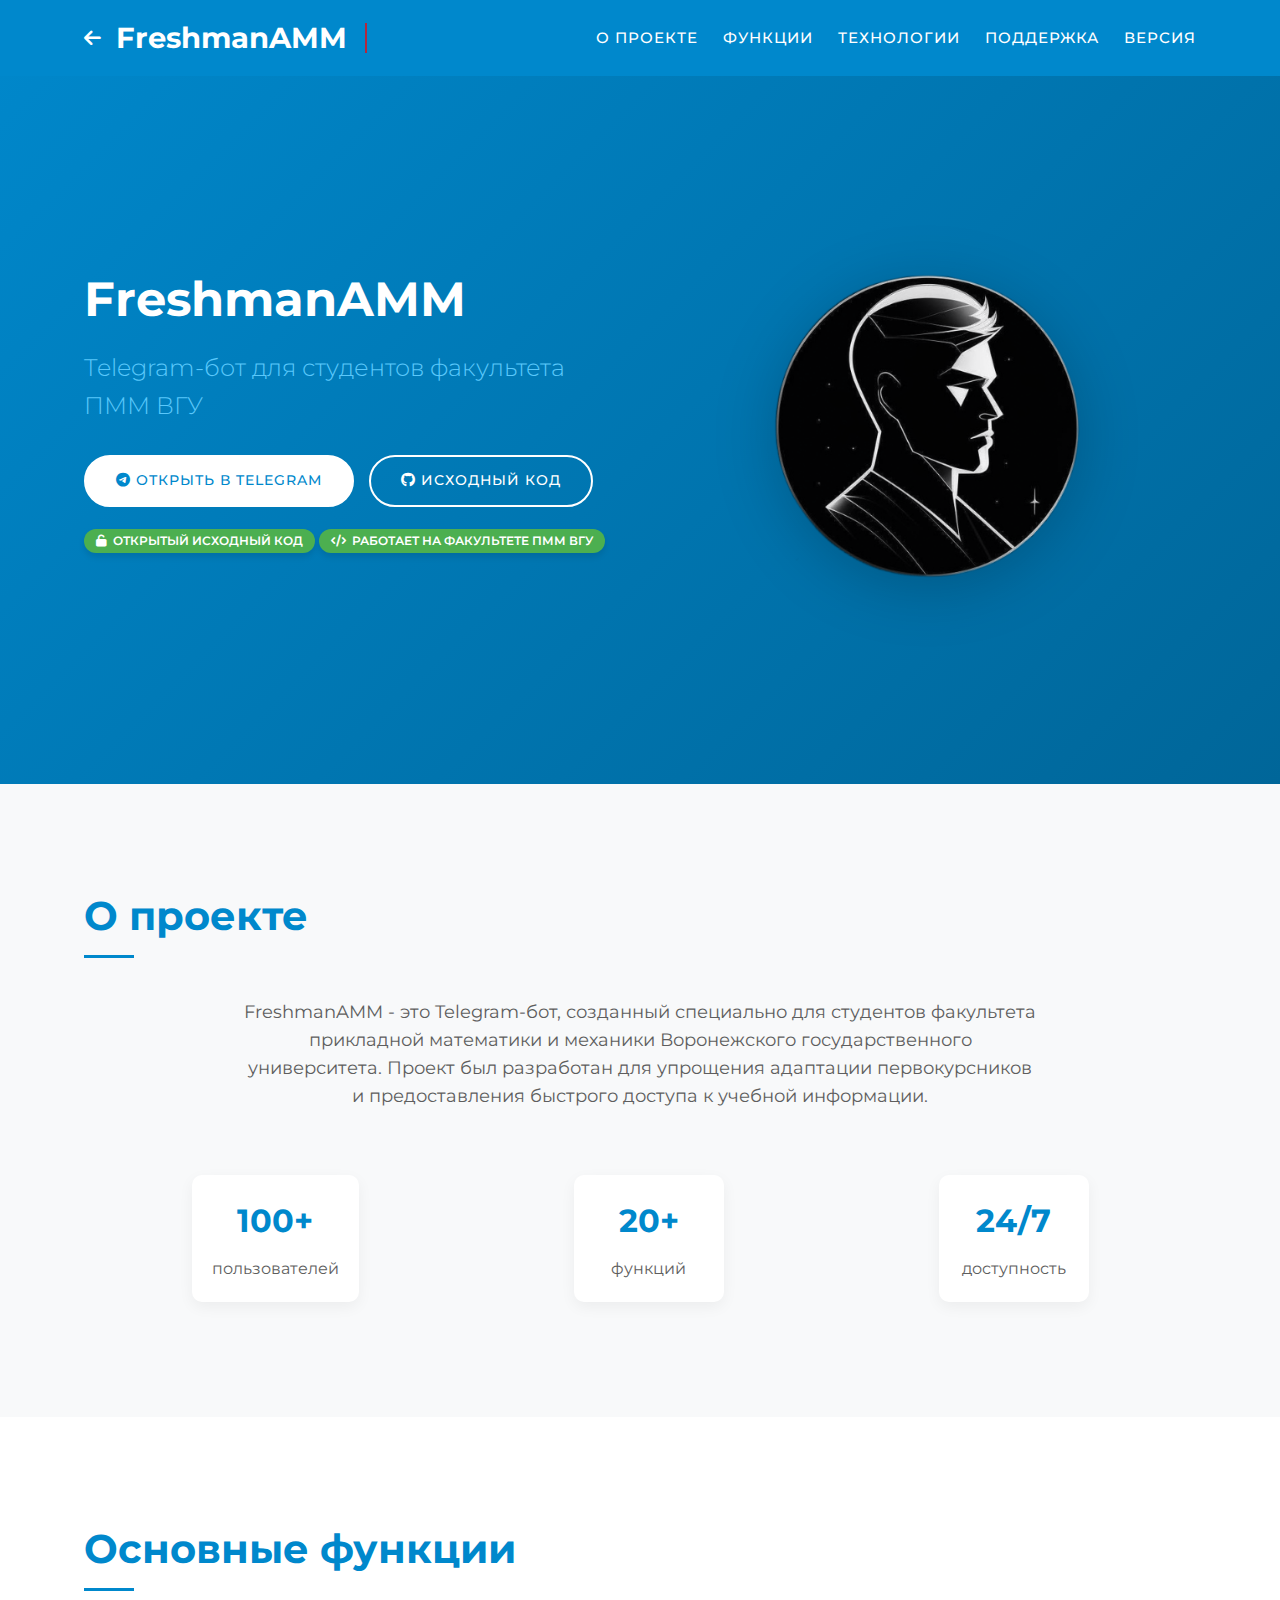
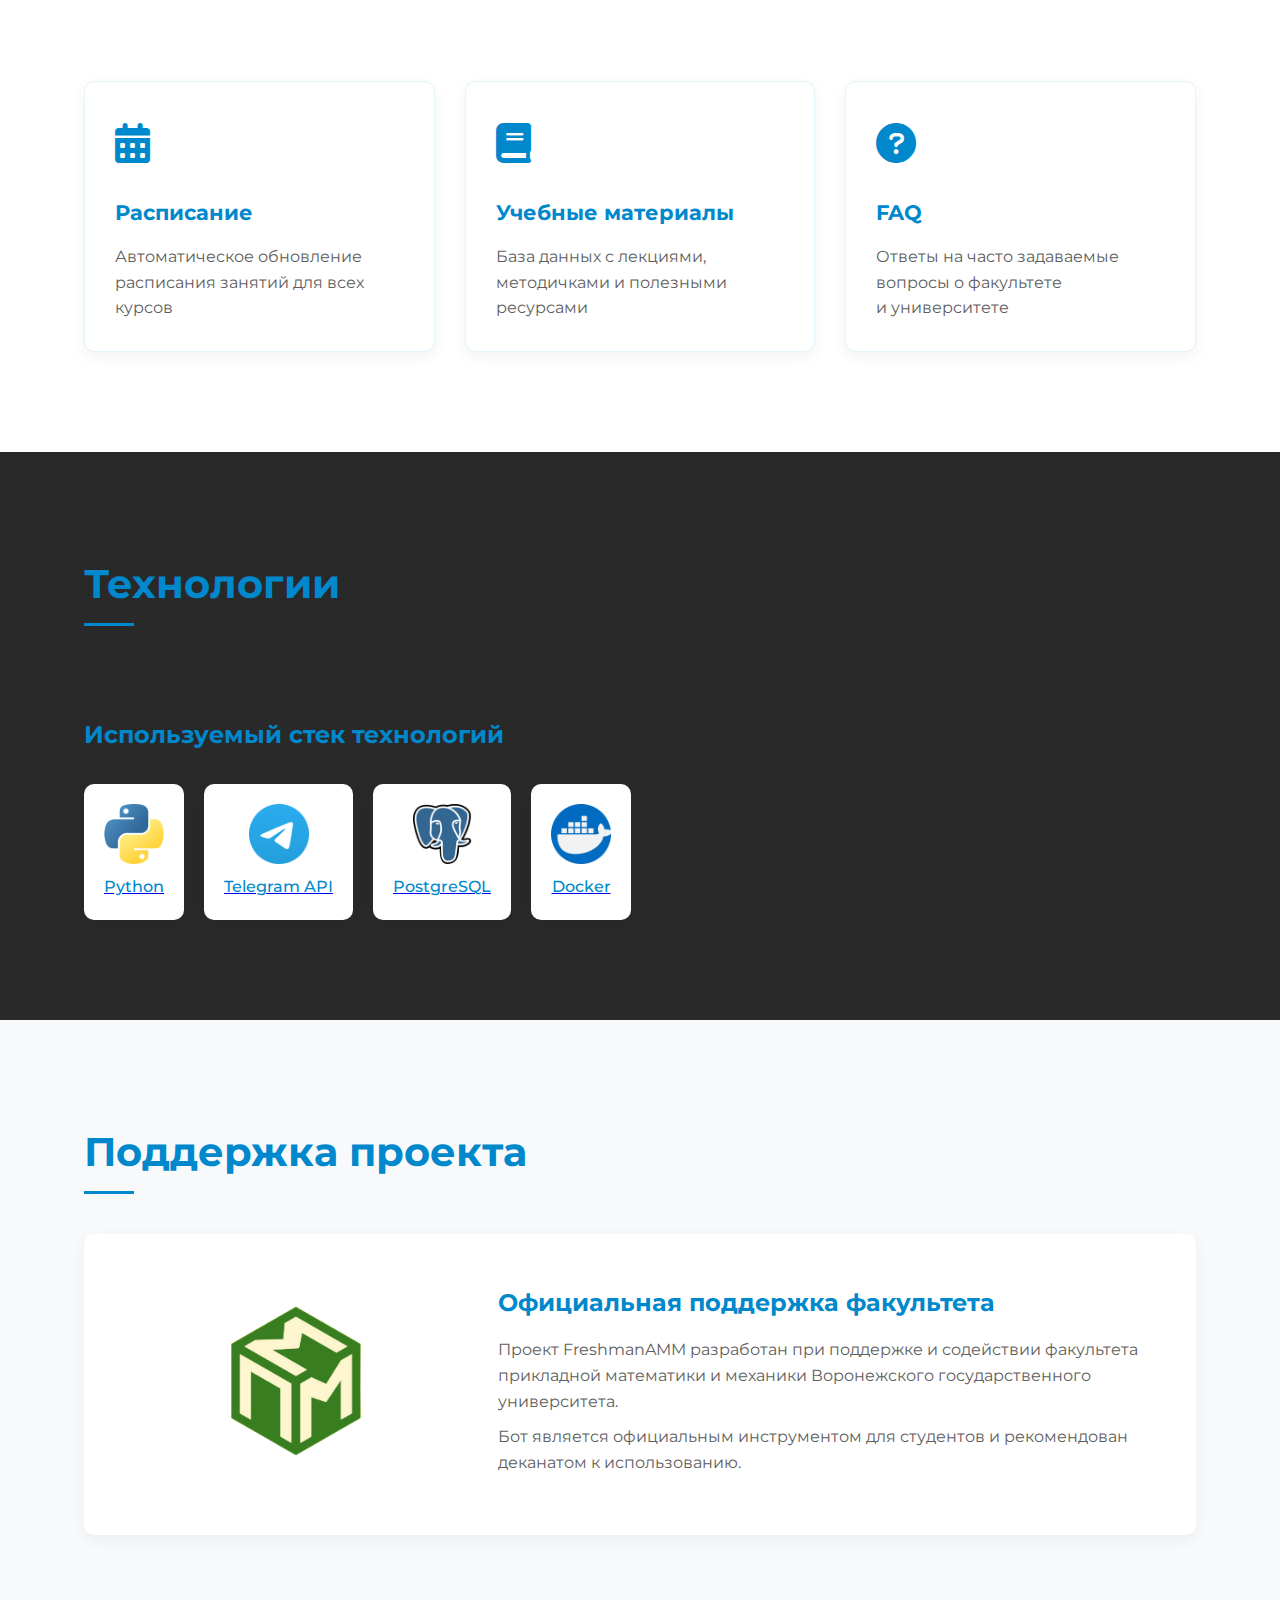
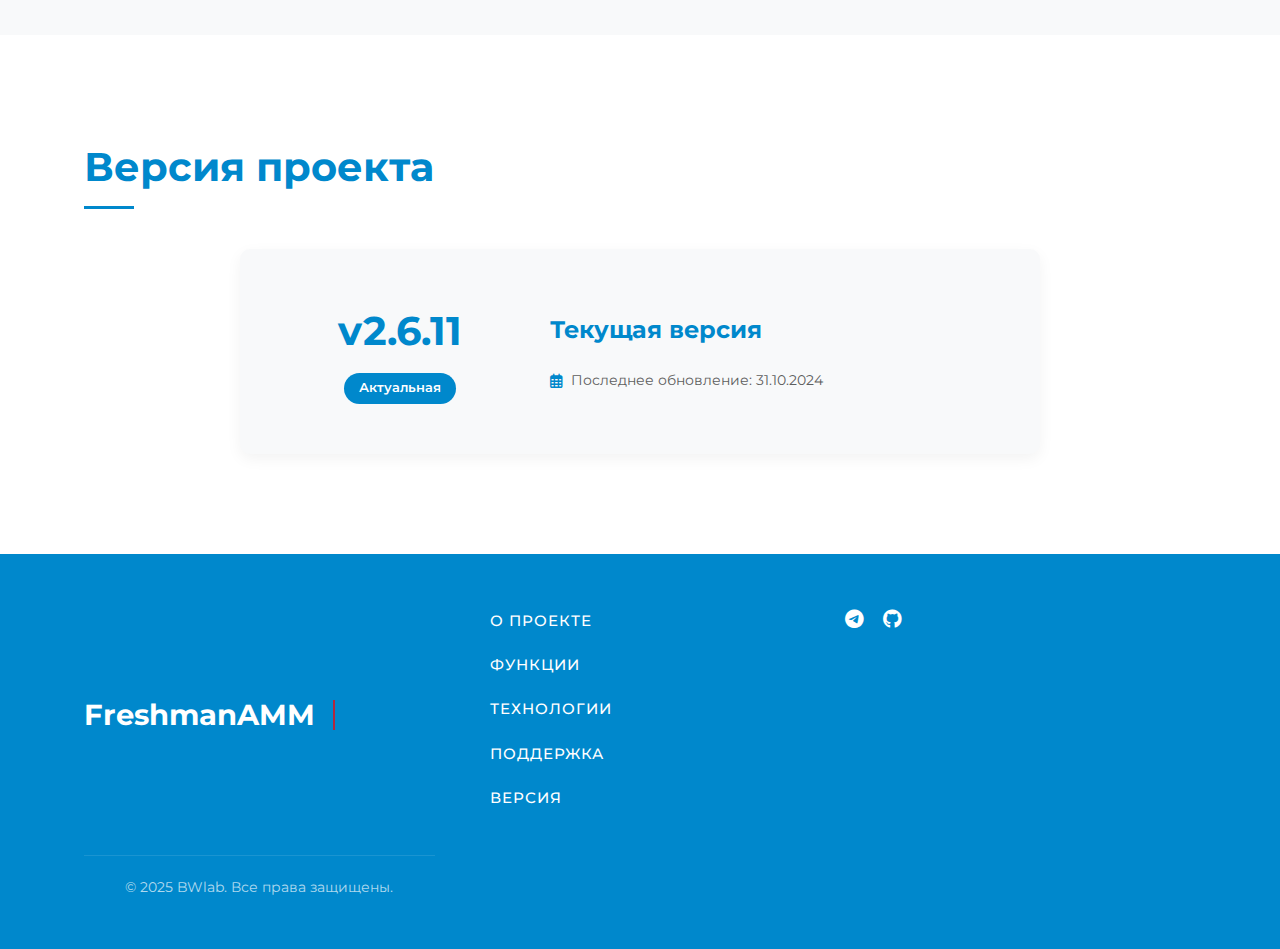
<file: projects/freshmanamm/index.html>
<!DOCTYPE html>
<html lang="ru">
<head>
    <meta charset="UTF-8">
    <meta name="viewport" content="width=device-width, initial-scale=1.0">
    <title>FreshmanAMM - Помощь студентам ПММ ВГУ</title>

    <!-- Open Graph метатеги -->
    <meta property="og:title" content="FreshmanAMM - Помощь студентам ПММ ВГУ">
    <meta property="og:description" content="Ресурсы, лекции и советы для студентов Прикладной математики и механики Воронежского госуниверситета">
    <meta property="og:image" content="https://bugwarningvsu.github.io/BWlabs-demo/images/projects/project1.jpg">
    <meta property="og:url" content="https://bugwarningvsu.github.io/BWlabs-demo/projects/freshmanamm/index.html">
    <meta property="og:type" content="website">
    <meta property="og:site_name" content="FreshmanAMM">

    <!-- Twitter Card -->
    <meta name="twitter:card" content="summary_large_image">
    <meta name="twitter:title" content="FreshmanAMM - Помощь студентам ПММ ВГУ">
    <meta name="twitter:description" content="Ресурсы, лекции и советы для студентов Прикладной математики и механики Воронежского госуниверситета">
    <meta name="twitter:image" content="https://bugwarningvsu.github.io/BWlabs-demo/images/projects/project1.jpg">

    <!-- Стили и шрифты -->
    <link rel="stylesheet" href="../../css/style.css">
    <link rel="stylesheet" href="../../css/animations.css">
    <link rel="preconnect" href="https://fonts.googleapis.com">
    <link rel="preconnect" href="https://fonts.gstatic.com" crossorigin>
    <link href="https://fonts.googleapis.com/css2?family=Montserrat:wght@400;500;700&family=Roboto:wght@300;400;500&display=swap" rel="stylesheet">
    <link rel="stylesheet" href="https://cdnjs.cloudflare.com/ajax/libs/font-awesome/6.0.0-beta3/css/all.min.css">
    <link rel="stylesheet" href="css/project-styles.css">

    <!-- Иконки -->
    <link rel="icon" type="image/x-icon" href="../../images/logo.ico">
    <link rel="icon" type="image/png" href="../../images/logo.png">
    <link rel="apple-touch-icon" href="../../images/logo.png">

    <!-- Дополнительные метатеги -->
    <meta name="description" content="Учебные материалы, лекции и практические руководства для студентов факультета Прикладной математики и механики ВГУ">
    <meta name="keywords" content="ПММ ВГУ, математика, механика, учебные материалы, лекции, студенческий портал, FreshmanAMM">
</head>
<body>
    <div class="preloader">
        <div class="blue-bar"></div>
    </div>
    
    <header class="header">
        <div class="container">
            <div class="logo-container">
                <a href="../../index.html" class="back-link"><i class="fas fa-arrow-left"></i></a>
                <span class="logo-text">FreshmanAMM</span>
            </div>
            <nav class="nav">
                <ul>
                    <li><a href="#about" class="nav-link">О проекте</a></li>
                    <li><a href="#features" class="nav-link">Функции</a></li>
                    <li><a href="#technology" class="nav-link">Технологии</a></li>
                    <li><a href="#support" class="nav-link">Поддержка</a></li>
                    <li><a href="#version" class="nav-link">Версия</a></li>
                    
                    <!-- <li><a href="#team" class="nav-link">Команда</a></li> -->
                </ul>
            </nav>
            <div class="burger">
                <div class="line1"></div>
                <div class="line2"></div>
                <div class="line3"></div>
            </div>
        </div>
    </header>

    <main>
        <section class="hero-project">
            <div class="container">
                <div class="hero-content">
                    <h1 class="hero-title">FreshmanAMM</h1>
                    <p class="hero-subtitle">Telegram-бот для студентов факультета ПММ ВГУ</p>
                    <div class="hero-buttons">
                        <a href="https://t.me/VSU_AMM_bot" class="btn btn-telegram" target="_blank">
                            <i class="fab fa-telegram"></i> Открыть в&nbsp;Telegram
                        </a>
                        <a href="https://github.com/BugWarningVSU/VSU_AMM_bot" class="btn btn-outline" target="_blank">
                            <i class="fab fa-github"></i> Исходный код
                        </a>
                    </div>
                    <div class="project-badge badge-type-opensource">
                        <i class="fas fa-unlock"></i>
                        Открытый исходный код
                    </div>
                    <div class="project-badge badge-status-released">
                        <i class="fas fa-code"></i>
                        Работает на факультете ПММ ВГУ
                    </div>
                </div>
                <div class="hero-image">
                    <img src="../../images/projects/freshmanamm-logo.png" alt="FreshmanAMM">
                </div>
            </div>
        </section>

        <section id="about" class="section about-project">
            <div class="container">
                <h2 class="section-title">О проекте</h2>
                <div class="about-content">
                    <p class="about-text">FreshmanAMM - это Telegram-бот, созданный специально для студентов факультета прикладной математики и&nbsp;механики Воронежского государственного университета. Проект был разработан для упрощения адаптации первокурсников и&nbsp;предоставления быстрого доступа к учебной информации.</p>
                    <div class="project-stats">
                        <div class="stat-item">
                            <div class="stat-number">100+</div>
                            <div class="stat-text">пользователей</div>
                        </div>
                        <div class="stat-item">
                            <div class="stat-number">20+</div>
                            <div class="stat-text">функций</div>
                        </div>
                        <div class="stat-item">
                            <div class="stat-number">24/7</div>
                            <div class="stat-text">доступность</div>
                        </div>
                    </div>
                </div>
            </div>
        </section>

        <section id="features" class="section features">
            <div class="container">
                <h2 class="section-title">Основные функции</h2>
                <div class="features-grid">
                    <div class="feature-card">
                        <div class="feature-icon">
                            <i class="fas fa-calendar-alt"></i>
                        </div>
                        <h3 class="feature-title">Расписание</h3>
                        <p class="feature-description">Автоматическое обновление расписания занятий для всех курсов</p>
                    </div>
                    <div class="feature-card">
                        <div class="feature-icon">
                            <i class="fas fa-book"></i>
                        </div>
                        <h3 class="feature-title">Учебные материалы</h3>
                        <p class="feature-description">База данных с&nbsp;лекциями, методичками и&nbsp;полезными ресурсами</p>
                    </div>
                    <div class="feature-card">
                        <div class="feature-icon">
                            <i class="fas fa-question-circle"></i>
                        </div>
                        <h3 class="feature-title">FAQ</h3>
                        <p class="feature-description">Ответы на часто задаваемые вопросы о&nbsp;факультете и&nbsp;университете</p>
                    </div>
                </div>
            </div>
        </section>

        <section id="technology" class="section technology">
            <div class="container">
                <h2 class="section-title">Технологии</h2>
                <div class="tech-content">
                    <div class="tech-stack">
                        <h3 class="tech-subtitle">Используемый стек технологий</h3>
                        <div class="tech-items">
                            <a href="https://www.python.org/" target="_blank" class="tech-item">
                                <img src="../../images/projects/tech/python.png" alt="Python" class="tech-logo">
                                <span class="tech-name">Python</span>
                            </a>
                            <a href="https://core.telegram.org/bots/api" target="_blank" class="tech-item">
                                <img src="../../images/projects/tech/telegram.png" alt="Telegram API" class="tech-logo">
                                <span class="tech-name">Telegram API</span>
                            </a>
                            <a href="https://www.postgrespro.ru/" target="_blank" class="tech-item">
                                <img src="../../images/projects/tech/postgresql.png" alt="PostgreSQL" class="tech-logo">
                                <span class="tech-name">PostgreSQL</span>
                            </a>
                            <a href="https://www.docker.com/" target="_blank" class="tech-item">
                                <img src="../../images/projects/tech/docker.png" alt="Docker" class="tech-logo">
                                <span class="tech-name">Docker</span>
                            </a>
                        </div>
                    </div>
                </div>
            </div>
            </section>

        <section id="support" class="section support">
            <div class="container">
                <h2 class="section-title">Поддержка проекта</h2>
                <div class="support-content">
                    <div class="support-card">
                        <div class="support-logo">
                            <img src="../../images/projects/amm-logo.png" alt="Факультет ПММ ВГУ">
                        </div>
                        <div class="support-info">
                            <h3>Официальная поддержка факультета</h3>
                            <p>Проект FreshmanAMM разработан при поддержке и&nbsp;содействии факультета прикладной математики и&nbsp;механики Воронежского государственного университета.</p>
                            <p>Бот является официальным инструментом для студентов и&nbsp;рекомендован деканатом к&nbsp;использованию.</p>
                        </div>
                    </div>
                </div>
            </div>
        </section>
        
        <section id="version" class="section version">
            <div class="container">
                <h2 class="section-title">Версия проекта</h2>
                <div class="version-content">
                    <div class="version-card">
                        <div class="version-number">
                            <span>v2.6.11</span>
                            <div class="version-badge">Актуальная</div>
                        </div>
                        <div class="version-details">
                            <h3>Текущая версия</h3>
                            <ul class="version-features">
                                <!-- <li><i class="fas fa-check-circle"></i> </li> -->                                
                            </ul>
                            <div class="version-date">
                                <i class="far fa-calendar-alt"></i> Последнее обновление: 31.10.2024
                            </div>
                        </div>
                    </div>
                </div>
            </div>
        </section>
    </main>

    <footer class="footer">
        <div class="container">
            <div class="footer-content">
                <div class="footer-logo">
                    <span class="logo-text">FreshmanAMM</span>
                </div>
                <div class="footer-links">
                    <a href="#about" class="nav-link">О проекте</a>
                    <a href="#features" class="nav-link">Функции</a>
                    <a href="#technology" class="nav-link">Технологии</a>
                    <a href="#support" class="nav-link">Поддержка</a>
                    <a href="#version" class="nav-link">Версия</a>
                </div>
                <div class="footer-social">
                    <a href="https://t.me/VSU_AMM_bot" target="_blank"><i class="fab fa-telegram"></i></a>
                    <a href="https://github.com/BugWarningVSU/VSU_AMM_bot" target="_blank"><i class="fab fa-github"></i></a>
                </div>
                <div class="footer-copy">
                    &copy; 2025 BWlab. Все права защищены.
                </div>
            </div>
        </div>
    </footer>

    
    <script>
        // Project-specific scripts
        document.addEventListener('DOMContentLoaded', function() {
            // Preloader
            const preloader = document.querySelector('.preloader');
            
            window.addEventListener('load', function() {
                preloader.style.opacity = '0';
                preloader.style.visibility = 'hidden';
                
                setTimeout(function() {
                    preloader.style.display = 'none';
                }, 500);
            });
            
            // Mobile Navigation
            const burger = document.querySelector('.burger');
            const nav = document.querySelector('.nav');
            
            burger.addEventListener('click', function() {
                nav.classList.toggle('active');
                burger.classList.toggle('toggle');
            });
            
            // Smooth Scrolling for Navigation Links
            document.querySelectorAll('a[href^="#"]').forEach(anchor => {
                anchor.addEventListener('click', function(e) {
                    e.preventDefault();
                    
                    if (this.classList.contains('nav-link')) {
                        nav.classList.remove('active');
                        burger.classList.remove('toggle');
                    }
                    
                    document.querySelector(this.getAttribute('href')).scrollIntoView({
                        behavior: 'smooth'
                    });
                });
            });
            
            // Header Scroll Effect
            const header = document.querySelector('.header');
            
            window.addEventListener('scroll', function() {
                if (window.scrollY > 100) {
                    header.classList.add('scrolled');
                } else {
                    header.classList.remove('scrolled');
                }
            });
            
            // Animation for feature cards
            const featureCards = document.querySelectorAll('.feature-card');
            
            function animateFeatures() {
                featureCards.forEach((card, index) => {
                    if (isElementInViewport(card) && !card.classList.contains('animated')) {
                        card.classList.add('animated');
                        card.style.animationDelay = `${index * 0.1}s`;
                    }
                });
            }
            
            function isElementInViewport(el) {
                const rect = el.getBoundingClientRect();
                return (
                    rect.top <= (window.innerHeight || document.documentElement.clientHeight) &&
                    rect.bottom >= 0
                );
            }
            
            window.addEventListener('scroll', animateFeatures);
            animateFeatures();
        });
    </script>
</body>
</html>
</file>
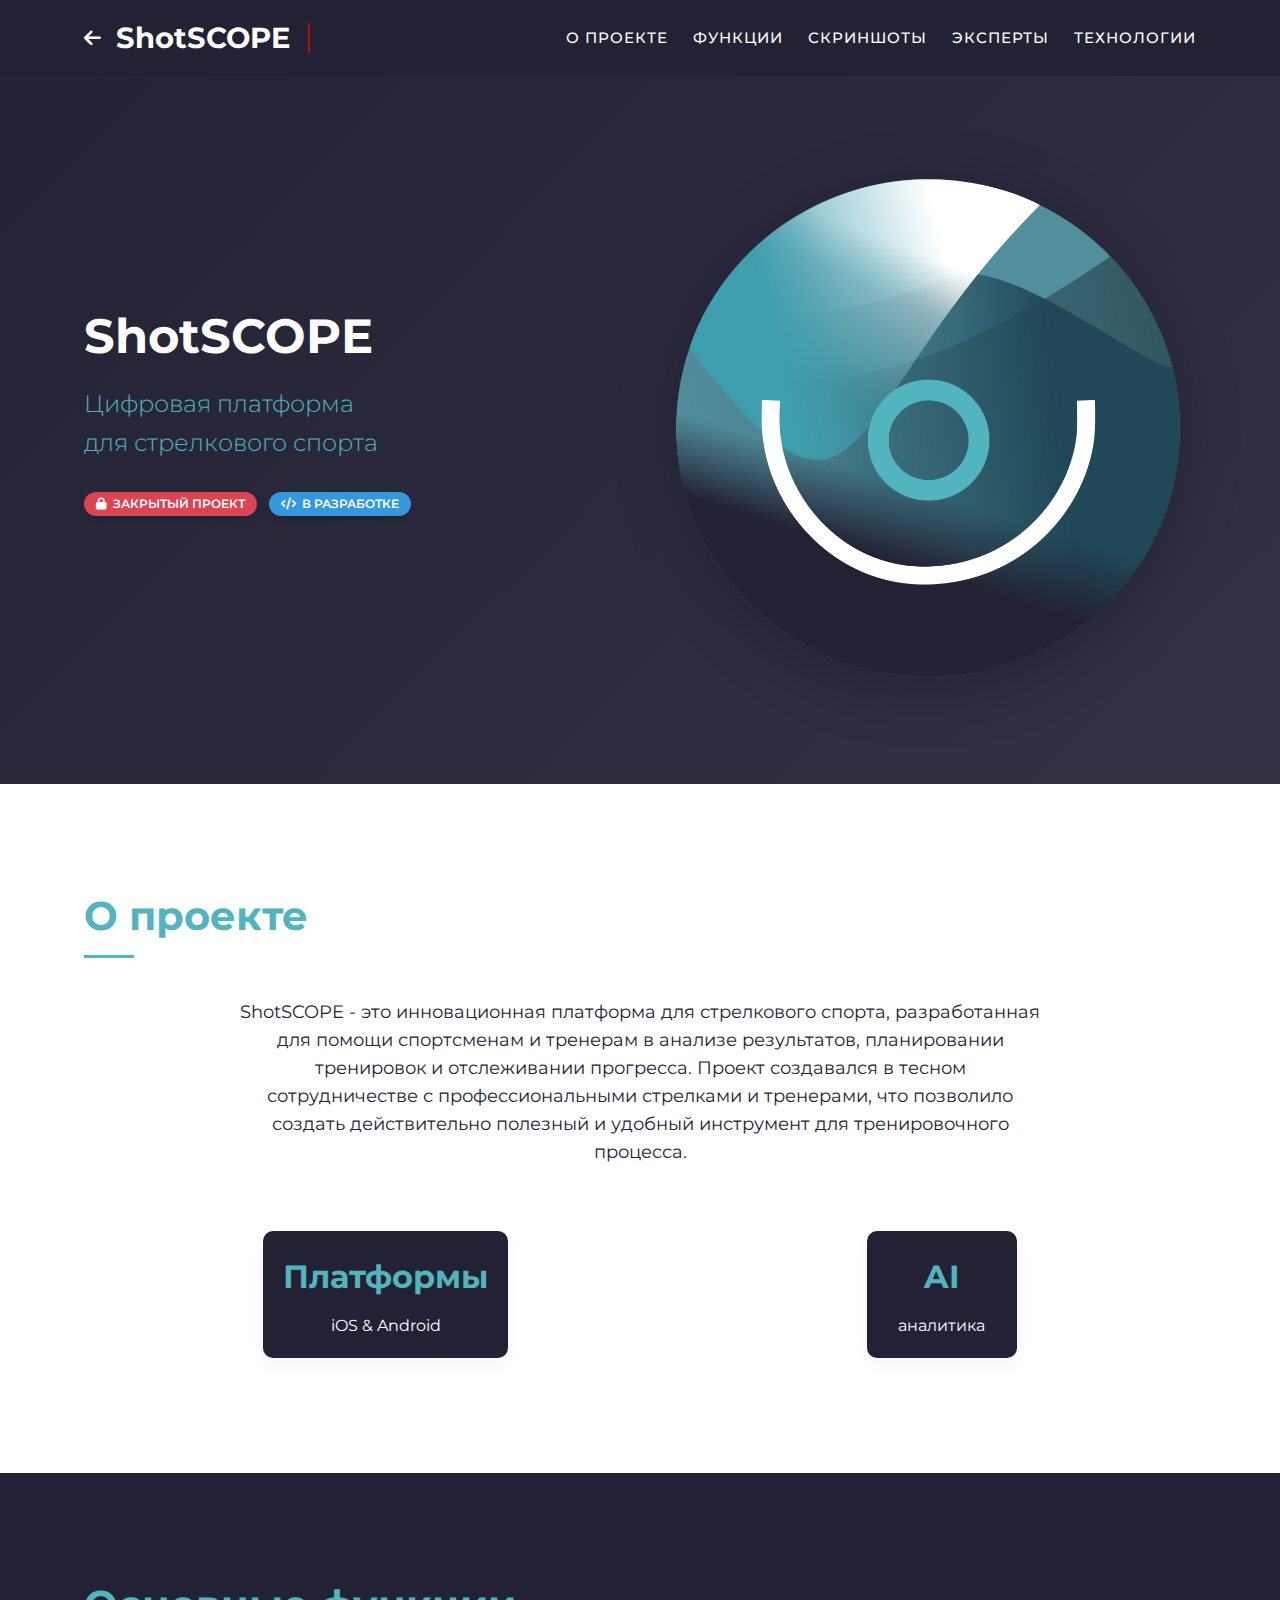
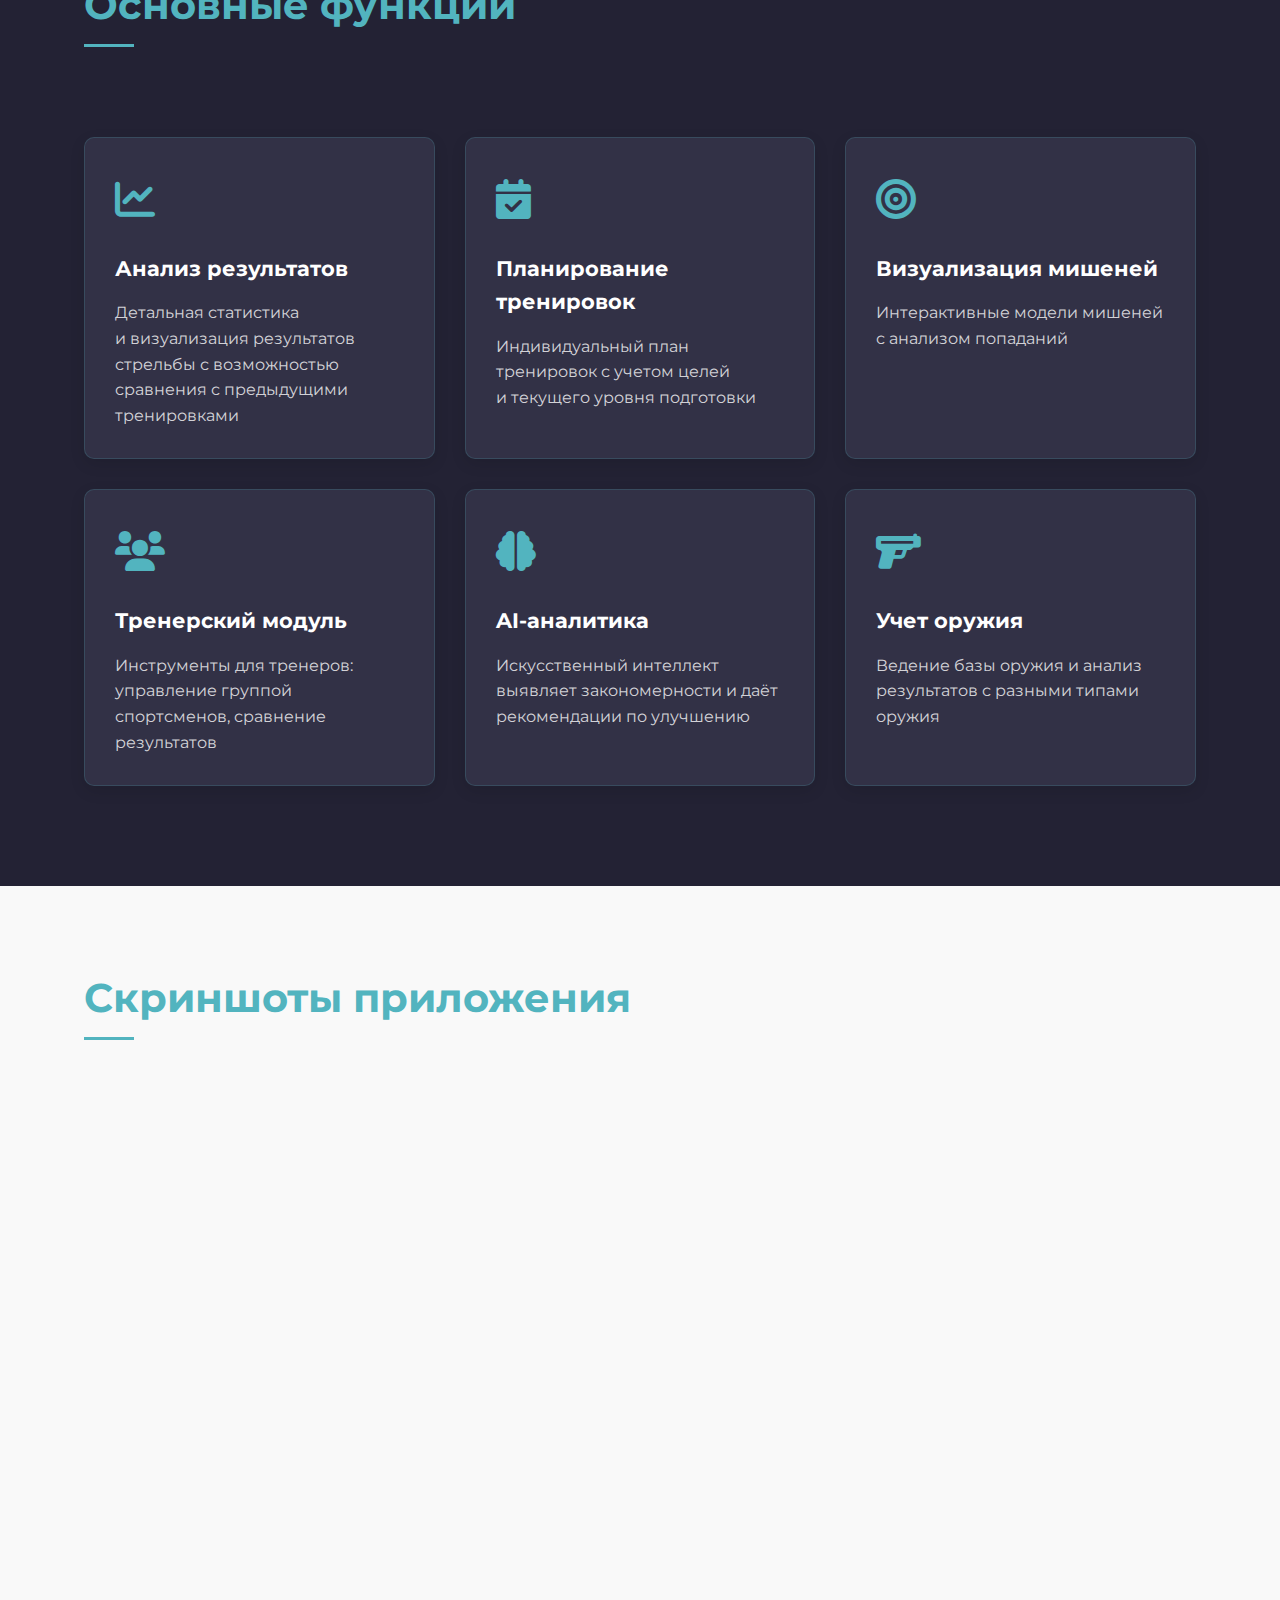
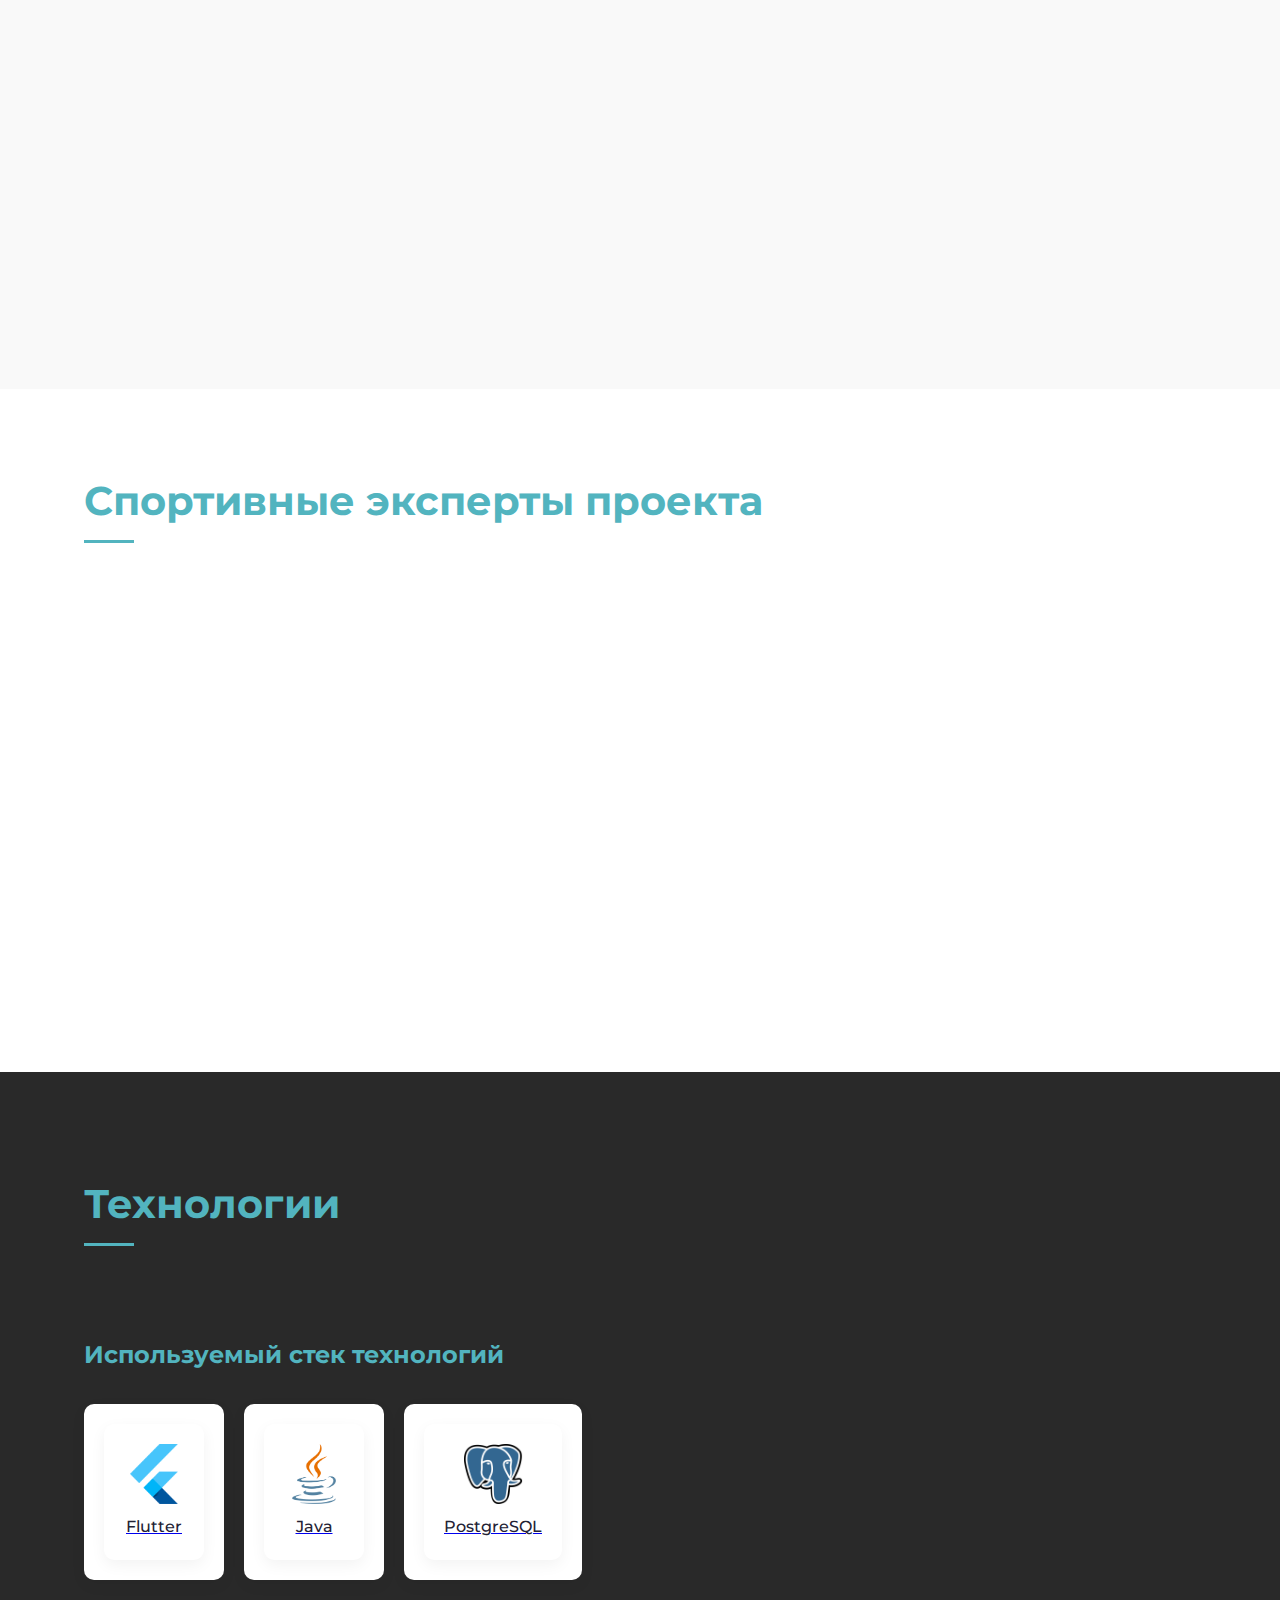
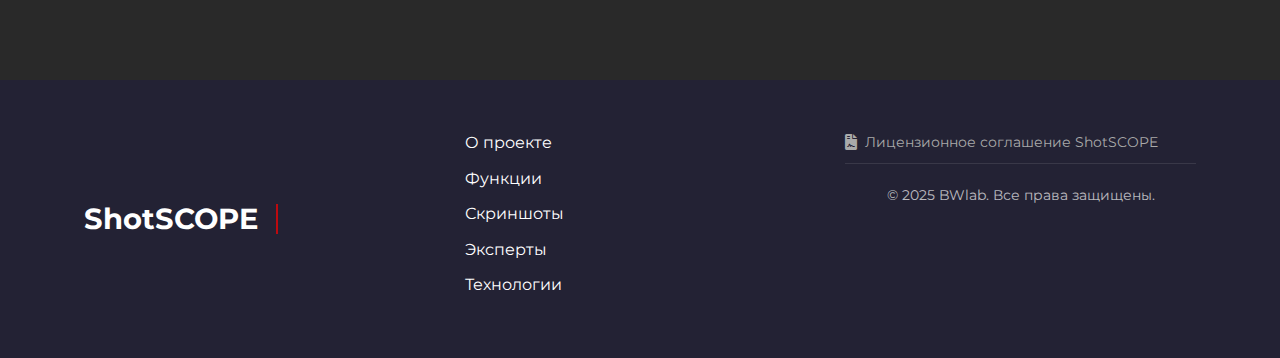
<file: projects/shotscope/index.html>
<!DOCTYPE html>
<html lang="ru">

<head>
    <meta charset="UTF-8">
    <meta name="viewport" content="width=device-width, initial-scale=1.0">
    <title>ShotSCOPE - Платформа для стрелкового спорта</title>

    <!-- Open Graph метатеги для соцсетей и мессенджеров -->
    <meta property="og:title" content="ShotSCOPE - Платформа для стрелкового спорта">
    <meta property="og:description" content="Инновационная система анализа стрельбы для спортсменов и тренеров">
    <meta property="og:image" content="https://bugwarningvsu.github.io/BWlabs-demo/images/projects/shotscope-logo.png">
    <meta property="og:url" content="https://bugwarningvsu.github.io/BWlabs-demo/projects/shotscope/index.html">
    <meta property="og:type" content="website">
    <meta property="og:site_name" content="ShotSCOPE">

    <!-- Twitter Card (опционально) -->
    <meta name="twitter:card" content="summary_large_image">
    <meta name="twitter:title" content="ShotSCOPE - Платформа для стрелкового спорта">
    <meta name="twitter:description" content="Инновационная система анализа стрельбы для спортсменов и тренеров">
    <meta name="twitter:image" content="https://bugwarningvsu.github.io/BWlabs-demo/images/projects/shotscope-logo.png">

    <!-- Основные стили и шрифты -->
    <link rel="stylesheet" href="../../css/style.css">
    <link rel="stylesheet" href="../../css/animations.css">
    <link rel="preconnect" href="https://fonts.googleapis.com">
    <link rel="preconnect" href="https://fonts.gstatic.com" crossorigin>
    <link
        href="https://fonts.googleapis.com/css2?family=Montserrat:wght@400;500;700&family=Roboto:wght@300;400;500&display=swap"
        rel="stylesheet">
    <link rel="stylesheet" href="https://cdnjs.cloudflare.com/ajax/libs/font-awesome/6.0.0-beta3/css/all.min.css">
    <link rel="stylesheet" href="css/project-styles.css">

    
    <link rel="icon" href="../../images/bwlab_logo_wout_back.png">
    <link rel="icon" type="image/x-icon" href="../../images/favicon.ico">
    <link rel="icon" type="image/png" href="../../images/bwlab_logo_wout_back.png">
    <link rel="apple-touch-icon" href="../../images/bwlab_logo_wout_back.png">

    <!-- Дополнительные мета-теги -->
    <meta name="description" content="Профессиональная платформа для анализа техники стрельбы: статистика, тренировочные программы и советы для спортсменов">
    <meta name="keywords" content="стрелковый спорт, анализ стрельбы, тренировки, спортивная статистика, ShotSCOPE, пулевая стрельба">
</head>

<body>
    <div class="preloader">
        <div class="blue-bar"></div>
    </div>

    <header class="header">
        <div class="container">
            <div class="logo-container">
                <a href="../../index.html" class="back-link"><i class="fas fa-arrow-left"></i></a>
                <span class="logo-text">ShotSCOPE</span>
            </div>
            <nav class="nav">
                <ul>
                    <li><a href="#about" class="nav-link">О проекте</a></li>
                    <li><a href="#features" class="nav-link">Функции</a></li>
                    <li><a href="#screenshots" class="nav-link">Скриншоты</a></li>
                    <li><a href="#team" class="nav-link">Эксперты</a></li>
                    <li><a href="#technology" class="nav-link">Технологии</a></li>
                </ul>
            </nav>
            <div class="burger">
                <div class="line1"></div>
                <div class="line2"></div>
                <div class="line3"></div>
            </div>
        </div>
    </header>

    <main>
        <section class="hero-project">
            <div class="container">
                <div class="hero-content">
                    <h1 class="hero-title">ShotSCOPE</h1>
                    <p class="hero-subtitle">Цифровая платформа<br>для стрелкового спорта</p>
                      <div class="project-badges">
                    <div class="project-badge badge-type-closed">
                        <i class="fas fa-lock"></i>
                        Закрытый проект
                    </div>
                    <div class="project-badge badge-status-development">
                        <i class="fas fa-code"></i>
                        В разработке
                    </div>
            </div>
                    <!-- <div class="hero-buttons">
                        <a href="#" class="btn btn-teal" target="_blank">
                            <i class="fas fa-download"></i> Скачать приложение
                        </a>
                    </div> -->
                </div>
               
                <div class="hero-image">
                    <img src="../../images/projects/shotscope-logo.png" alt="ShotSCOPE">
                </div>
            </div>
            
           
        </section>

        <section id="about" class="section about-project">
            <div class="container">
                <h2 class="section-title">О проекте</h2>
                <div class="about-content">
                    <p class="about-text">ShotSCOPE - это инновационная платформа для стрелкового спорта, разработанная
                        для помощи спортсменам и тренерам в анализе результатов, планировании тренировок и отслеживании
                        прогресса. Проект создавался в тесном сотрудничестве с профессиональными стрелками и тренерами,
                        что позволило создать действительно полезный и удобный инструмент для тренировочного процесса.</p>
                    <div class="project-stats">
                        <div class="stat-item">                        
                            <div class="stat-number">Платформы</div>
                            <div class="stat-text">iOS & Android</div>                  
                        </div>
                        <div class="stat-item">
                            <div class="stat-number">AI</div>
                            <div class="stat-text">аналитика</div>
                        </div>
                    </div>
                </div>
            </div>
        </section>

        <section id="features" class="section features">
            <div class="container">
                <h2 class="section-title">Основные функции</h2>
                <div class="features-grid">
                    <div class="feature-card">
                        <div class="feature-icon">
                            <i class="fas fa-chart-line"></i>
                        </div>
                        <h3 class="feature-title">Анализ результатов</h3>
                        <p class="feature-description">Детальная статистика и&nbsp;визуализация результатов стрельбы с&nbsp;возможностью сравнения с&nbsp;предыдущими тренировками</p>
                    </div>
                    <div class="feature-card">
                        <div class="feature-icon">
                            <i class="fas fa-calendar-check"></i>
                        </div>
                        <h3 class="feature-title">Планирование тренировок</h3>
                        <p class="feature-description">Индивидуальный план тренировок с&nbsp;учетом целей и&nbsp;текущего уровня подготовки</p>
                    </div>
                    <div class="feature-card">
                        <div class="feature-icon">
                            <i class="fas fa-bullseye"></i>
                        </div>
                        <h3 class="feature-title">Визуализация мишеней</h3>
                        <p class="feature-description">Интерактивные модели мишеней с&nbsp;анализом попаданий</p>
                    </div>
                    <div class="feature-card">
                        <div class="feature-icon">
                            <i class="fas fa-users"></i>
                        </div>
                        <h3 class="feature-title">Тренерский модуль</h3>
                        <p class="feature-description">Инструменты для тренеров: управление группой спортсменов,
                            сравнение результатов</p>
                    </div>
                    <div class="feature-card">
                        <div class="feature-icon">
                            <i class="fas fa-brain"></i>
                        </div>
                        <h3 class="feature-title">AI-аналитика</h3>
                        <p class="feature-description">Искусственный интеллект выявляет закономерности и даёт
                            рекомендации по улучшению</p>
                    </div>
                    <div class="feature-card">
                        <div class="feature-icon">
                            <i class="fas fa-gun"></i>
                        </div>
                        <h3 class="feature-title">Учет оружия</h3>
                        <p class="feature-description">Ведение базы оружия и&nbsp;анализ результатов с&nbsp;разными типами оружия</p>
                    </div>
                </div>
            </div>
        </section>

        <section id="screenshots" class="section screenshots">
            <div class="container">
                <h2 class="section-title">Скриншоты приложения</h2>
                <div class="screenshots-grid">
                    <div class="screenshot-item">
                        <img src="../../images/projects/shotscope/screen1.jpg" alt="Профиль пользователя" class="screenshot-img">
                        <p class="screenshot-caption">Профиль пользователя</p>
                    </div>
                    <div class="screenshot-item">
                        <img src="../../images/projects/shotscope/screen2.jpg" alt="Анализ мишени" class="screenshot-img">
                        <p class="screenshot-caption">Детальный анализ попаданий</p>
                    </div>
                    <div class="screenshot-item">
                        <img src="../../images/projects/shotscope/screen3.jpg" alt="Управление оружием" class="screenshot-img">
                        <p class="screenshot-caption">Раздел управления оружием</p>
                    </div>
                </div>
            </div>
        </section>

        <section id="team" class="section team">
            <div class="container">
                <h2 class="section-title">Спортивные эксперты проекта</h2>
                <div class="team-grid">
                    <div class="team-member">
                        <div class="member-photo">
                            <img src="../../images/projects/shotscope/member1.png" alt="Ордин Александр">
                        </div>
                        <h3 class="member-name">Ордин Александр</h3>
                        <p class="member-role">Главный тренер сборной Воронежской области</p>
                        <p class="member-bio">Мастер спорта международного класса</p>
                        <p class="member-bio">Судья всероссийской категории</p>
                    </div>
                    <div class="team-member">
                        <div class="member-photo">
                            <img src="../../images/projects/shotscope/member2.jpg" alt="Ордина Наталия">
                        </div>
                        <h3 class="member-name">Ордина Наталия</h3>
                        <p class="member-role">Чемпионка Европы</p>
                        <p class="member-bio">Мастер спорта Российской Федерации</p>
                    </div>
                    
                </div>
            </div>
        </section>

        <section id="technology" class="section technology">
            <div class="container">
                <h2 class="section-title">Технологии</h2>
                <div class="tech-content">
                    <div class="tech-stack">
                        <h3 class="tech-subtitle">Используемый стек технологий</h3>
                        <div class="tech-items">
                            <div class="tech-item">
                                <a href="https://flutter.dev/" target="_blank" class="tech-item">
                                    <img src="../../images/projects/tech/flutter.png" alt="Flutter" class="tech-logo">
                                    <span class="tech-name">Flutter</span>
                                </a>
                            </div>
                            <div class="tech-item">
                                <a href="https://www.java.com/ru/" target="_blank" class="tech-item">
                                    <img src="../../images/projects/tech/java.png" alt="Java" class="tech-logo">
                                    <span class="tech-name">Java</span>
                                </a>
                            </div>
                            <div class="tech-item">
                                <a href="https://www.postgrespro.ru/" target="_blank" class="tech-item">
                                    <img src="../../images/projects/tech/postgresql.png" alt="PostgreSQL" class="tech-logo">
                                    <span class="tech-name">PostgreSQL</span>
                                </a>
                            </div>
                        </div>
                    </div>
                </div>
            </div>
        </section>
    </main>

    <footer class="footer">
        <div class="container">
            <div class="footer-content">
                <div class="footer-logo">
                    <span class="logo-text">ShotSCOPE</span>
                </div>
                <div class="footer-links">
                    <a href="#about">О проекте</a>
                    <a href="#features">Функции</a>
                    <a href="#screenshots">Скриншоты</a>
                    <a href="#team">Эксперты</a>
                    <a href="#technology">Технологии</a>
                </div>
                <div class="footer-legal">
                    <a href="files/license.pdf" class="legal-link" target="_blank">
                        <i class="fas fa-file-contract"></i> Лицензионное соглашение ShotSCOPE
                    </a>
                <div class="footer-copy">
                    &copy; 2025 BWlab. Все права защищены.
                </div>
            </div>
            </div>
        </div>
    </footer>

    
    <script src="js/project-scripts.js"></script>
</body>

</html>
</file>
<file: css/style.css>
/* Base Styles */
:root {
    --dark: #292929;
    --red: #ff0000;
    --white: #ffffff;
    --gray: #f5f5f5;
    --dark-gray: #1a1a1a;
}

* {
    margin: 0;
    padding: 0;
    box-sizing: border-box;
}

body {
    font-family: 'Montserrat', sans-serif;
    color: var(--white);
    background-color: var(--dark);
    line-height: 1.6;
    overflow-x: hidden;
}

.container {
    width: 90%;
    max-width: 1200px;
    margin: 0 auto;
    padding: 0 20px;
}

section {
    padding: 100px 0;
}

.section-title {
    font-size: 2.5rem;
    margin-bottom: 50px;
    position: relative;
    display: inline-block;
}

.section-title::after {
    content: '';
    position: absolute;
    bottom: -10px;
    left: 0;
    width: 50px;
    height: 3px;
    background-color: var(--red);
}

.red-text {
    color: var(--red);
}

.btn {
    display: inline-block;
    padding: 12px 30px;
    border-radius: 30px;
    text-decoration: none;
    font-weight: 500;
    transition: all 0.3s ease;
    text-transform: uppercase;
    letter-spacing: 1px;
    font-size: 0.9rem;
}

.btn-red {
    background-color: var(--red);
    color: var(--white);
    border: 2px solid var(--red);
}

.btn-red:hover {
    background-color: transparent;
    color: var(--red);
}

.btn-outline {
    background-color: transparent;
    color: var(--white);
    border: 2px solid var(--white);
}

.btn-outline:hover {
    background-color: var(--white);
    color: var(--dark);
}

/* Header Styles - Updated */
.header {
    position: fixed;
    top: 0;
    left: 0;
    width: 100%;
    z-index: 1000;
    padding: 15px 0;
    transition: all 0.3s ease;
    border-bottom: 1px solid rgba(255, 255, 255, 0.1);
    background-color: rgba(41, 41, 41, 0.9);
}

.header .container {
    display: flex;
    justify-content: space-between;
    align-items: center;
}

.logo-container {
    display: flex;
    align-items: center;
    position: relative;
}

.logo {
    width: 30px;
    height: 30px;
    margin-right: 10px;
}

.logo-text {
    font-size: 1.8rem;
    font-weight: 700;
    color: var(--white);
    position: relative;
    padding-right: 20px;
    /* animation: logoPulse 4s infinite; */
}

.logo-text:hover {
    animation: none;
    color: var(--red);
    transition: color 0.3s ease;
}

.logo-text::after {
    content: '';
    position: absolute;
    right: 0;
    top: 50%;
    transform: translateY(-50%);
    height: 30px;
    width: 2px;
    background-color: var(--red);
    opacity: 0.7;
}

.nav ul {
    display: flex;
    list-style: none;
    align-items: center;
}

.nav-link {
    color: var(--white);
    text-decoration: none;
    margin-left: 25px;
    font-weight: 500;
    position: relative;
    padding: 5px 0;
    font-size: 0.95rem;
    text-transform: uppercase;
    letter-spacing: 1px;
    transition: color 0.3s ease;
}

.nav-link::after {
    content: '';
    position: absolute;
    bottom: 0;
    left: 0;
    width: 0;
    height: 2px;
    background-color: var(--red);
    transition: width 0.3s ease;
}

.nav-link:hover {
    color: var(--red);
}

.nav-link:hover::after {
    width: 100%;
}

.burger {
    display: none;
    cursor: pointer;
    z-index: 1001;
}

.burger div {
    width: 25px;
    height: 3px;
    background-color: var(--white);
    margin: 5px;
    transition: all 0.3s ease;
}

/* Hero Section */
.hero {
    height: 100vh;
    display: flex;
    align-items: center;
    position: relative;
    background: linear-gradient(rgba(41, 41, 41, 0.8), rgba(41, 41, 41, 0.8)), url('images/hero-bg.jpg') no-repeat center center/cover;
}

.hero-title {
    font-size: 3.5rem;
    margin-bottom: 20px;
    line-height: 1.2;
}

.hero-subtitle {
    font-size: 1.5rem;
    margin-bottom: 30px;
    font-weight: 300;
}

.scroll-down {
    position: absolute;
    bottom: 30px;
    left: 50%;
    transform: translateX(-50%);
    text-align: center;
    cursor: pointer;
}

.mouse {
    width: 25px;
    height: 40px;
    border: 2px solid var(--white);
    border-radius: 15px;
    display: block;
    margin: 0 auto 10px;
    position: relative;
}

.mouse::after {
    content: '';
    position: absolute;
    top: 5px;
    left: 50%;
    transform: translateX(-50%);
    width: 4px;
    height: 8px;
    background-color: var(--white);
    border-radius: 2px;
    animation: mouseScroll 2s infinite;
}

.arrow {
    width: 15px;
    height: 15px;
    border-right: 2px solid var(--white);
    border-bottom: 2px solid var(--white);
    transform: rotate(45deg);
    margin: 0 auto;
    animation: arrowBounce 2s infinite;
}

/* About Section */
.about {
    background-color: var(--dark-gray);
}

.about-text {
    max-width: 800px;
    margin: 0 auto 50px;
    font-size: 1.1rem;
    text-align: center;
}

.stats {
    display: flex;
    justify-content: space-around;
    flex-wrap: wrap;
}

.stat-item {
    text-align: center;
    margin: 20px;
}

.stat-number {
    font-size: 3rem;
    font-weight: 700;
    color: var(--red);
    margin-bottom: 10px;
}

.stat-text {
    font-size: 1.1rem;
    color: var(--white);
}

/* Founders Section */
.founders-grid {
    display: grid;
    grid-template-columns: repeat(auto-fill, minmax(300px, 1fr));
    gap: 30px;
    margin-top: 50px;
}

.founder-card {
    background-color: var(--dark-gray);
    border-radius: 10px;
    overflow: hidden;
    transition: transform 0.3s ease;
    text-align: center;
    padding-bottom: 20px;
}

.founder-img-container {
    position: relative;
    height: 300px;
    overflow: hidden;
}

.founder-img {
    width: 100%;
    height: 100%;
    object-fit: cover;
    transition: transform 0.5s ease;
}

.founder-overlay {
    position: absolute;
    top: 0;
    left: 0;
    width: 100%;
    height: 100%;
    background-color: rgba(255, 0, 0, 0.7);
    display: flex;
    align-items: center;
    justify-content: center;
    opacity: 0;
    transition: opacity 0.3s ease;
}

.founder-social {
    display: flex;
}

.founder-social a {
    color: var(--white);
    font-size: 1.5rem;
    margin: 0 10px;
    transition: transform 0.3s ease;
}

.founder-name {
    margin: 20px 0 5px;
    font-size: 1.5rem;
}

.founder-role {
    color: var(--red);
    margin-bottom: 15px;
    font-weight: 500;
}

.founder-bio {
    padding: 0 20px;
    color: #ccc;
}

/* Projects Section */
.projects-grid {
    display: grid;
    grid-template-columns: repeat(auto-fill, minmax(350px, 1fr));
    gap: 30px;
    margin-top: 50px;
}

.project-card {
    background-color: var(--dark-gray);
    border-radius: 10px;
    overflow: hidden;
    transition: transform 0.3s ease;
}

.project-img-container {
    position: relative;
    height: 200px;
    overflow: hidden;
}

.project-img {
    width: 100%;
    height: 100%;
    object-fit: cover;
    transition: transform 0.5s ease;
}

.project-overlay {
    position: absolute;
    top: 0;
    left: 0;
    width: 100%;
    height: 100%;
    background-color: rgba(41, 41, 41, 0.8);
    display: flex;
    align-items: center;
    justify-content: center;
    opacity: 0;
    transition: opacity 0.3s ease;
}

.project-name {
    margin: 20px 20px 10px;
    font-size: 1.3rem;
}

.project-description {
    margin: 0 20px 15px;
    color: #ccc;
}

.project-tech {
    display: flex;
    flex-wrap: wrap;
    padding: 0 20px 20px;
}

.project-tech span {
    display: inline-block;
    background-color: rgba(255, 255, 255, 0.1);
    color: var(--white);
    padding: 5px 10px;
    border-radius: 3px;
    margin-right: 10px;
    margin-bottom: 10px;
    font-size: 0.8rem;
}

.project-status-icon {
    position: absolute;
    top: 15px;
    right: 15px;
    width: 24px;
    height: 24px;
    border-radius: 50%;
    display: flex;
    align-items: center;
    justify-content: center;
    font-size: 0.7rem;
    font-weight: bold;
}

.status-icon-development {
    background-color: #FFA500;
    color: #000;
}

.status-icon-planned {
    background-color: #808080;
    color: #fff;
}

.status-icon-released {
    background-color: #4CAF50;
    color: #fff;
}

.project-type {
    position: absolute;
    top: 15px;
    left: 15px;
    padding: 5px 10px;
    border-radius: 20px;
    font-size: 0.8rem;
    font-weight: 700;
    text-transform: uppercase;
    letter-spacing: 1px;
}

.type-opensource {
    background-color: #28a745;
    color: white;
}

.type-closed {
    background-color: #6c757d;
    color: white;
}

/* Contact Section */
.contact-content {
    display: grid;
    grid-template-columns: 1fr 1fr;
    gap: 50px;
    align-items: center;
}

.contact-subtitle {
    font-size: 1.5rem;
    margin-bottom: 20px;
    color: var(--white);
}

.social-links {
    margin-bottom: 40px;
}

.social-link {
    display: block;
    color: var(--white);
    text-decoration: none;
    margin-bottom: 15px;
    padding: 10px 15px;
    background-color: rgba(255, 255, 255, 0.05);
    border-radius: 5px;
    transition: all 0.3s ease;
}

.social-link i {
    margin-right: 10px;
    color: var(--red);
}

.email-link {
    color: var(--white);
    text-decoration: none;
    font-size: 1.2rem;
    transition: color 0.3s ease;
}

.email-link:hover {
    color: var(--red);
}

.form-group {
    margin-bottom: 20px;
}

.form-group input,
.form-group textarea {
    width: 100%;
    padding: 15px;
    background-color: rgba(255, 255, 255, 0.05);
    border: 1px solid rgba(255, 255, 255, 0.1);
    border-radius: 5px;
    color: var(--white);
    font-family: 'Montserrat', sans-serif;
    font-size: 1rem;
    transition: all 0.3s ease;
}

.form-group input:focus,
.form-group textarea:focus {
    outline: none;
    border-color: var(--red);
    background-color: rgba(255, 255, 255, 0.1);
}

.form-group textarea {
    resize: vertical;
    min-height: 150px;
}

/* Footer */
.footer {
    background-color: var(--dark-gray);
    padding: 50px 0 20px;
}

.footer-content {
    display: grid;
    grid-template-columns: 1fr 1fr 1fr;
    gap: 30px;
    margin-bottom: 30px;
}

.footer-logo {
    display: flex;
    align-items: center;
}

.footer-logo .logo {
    width: 70px;
    height: 60px;
    margin-left: 10px;
    margin-right: 20px;
}

.footer-links {
    display: flex;
    flex-direction: column;
    justify-content: center;
}

.footer-links a {
    color: var(--white);
    text-decoration: none;
    margin-bottom: 10px;
    transition: color 0.3s ease;
}

.footer-links a:hover {
    color: var(--red);
}

.footer-copy {
    text-align: center;
    padding-top: 20px;
    border-top: 1px solid rgba(255, 255, 255, 0.1);
    color: #999;
    font-size: 0.9rem;
}

/* Preloader */
.preloader {
    position: fixed;
    top: 0;
    left: 0;
    width: 100%;
    height: 100%;
    background-color: var(--dark);
    display: flex;
    justify-content: center;
    align-items: center;
    z-index: 9999;
}

.red-bar {
    width: 100px;
    height: 4px;
    background-color: var(--red);
    position: relative;
    overflow: hidden;
}

.red-bar::after {
    content: '';
    position: absolute;
    top: 0;
    left: -100%;
    width: 100%;
    height: 100%;
    background-color: var(--white);
    animation: preloader 1.5s infinite;
}

/* Modal Window */
.modal-overlay {
    position: fixed;
    top: 0;
    left: 0;
    right: 0;
    bottom: 0;
    background-color: rgba(0, 0, 0, 0.7);
    display: flex;
    justify-content: center;
    align-items: center;
    z-index: 1000;
    opacity: 0;
    visibility: hidden;
    transition: all 0.3s ease;
}

.modal-overlay.active {
    opacity: 1;
    visibility: visible;
}

.modal-content {
    background-color: var(--dark);
    padding: 30px;
    border-radius: 10px;
    max-width: 500px;
    width: 90%;
    border: 2px solid var(--red);
    position: relative;
    transform: translateY(20px);
    transition: transform 0.3s ease;
}

.modal-overlay.active .modal-content {
    transform: translateY(0);
}

.modal-close {
    position: absolute;
    top: 15px;
    right: 15px;
    font-size: 1.5rem;
    cursor: pointer;
    color: var(--white);
    transition: color 0.3s ease;
}

.modal-close:hover {
    color: var(--red);
}

.modal-title {
    color: var(--red);
    margin-bottom: 20px;
    font-size: 1.5rem;
}

.modal-text {
    margin-bottom: 20px;
    line-height: 1.6;
}

/* Animations */
@keyframes preloader {
    100% {
        left: 100%;
    }
}

@keyframes mouseScroll {
    0% {
        top: 5px;
        opacity: 0;
    }
    50% {
        opacity: 1;
    }
    100% {
        top: 20px;
        opacity: 0;
    }
}

@keyframes arrowBounce {
    0%, 20%, 50%, 80%, 100% {
        transform: translateY(0) rotate(45deg);
    }
    40% {
        transform: translateY(-10px) rotate(45deg);
    }
    60% {
        transform: translateY(-5px) rotate(45deg);
    }
}

@keyframes logoPulse {
    0% { transform: scale(1); }
    50% { transform: scale(1.05); }
    100% { transform: scale(1); }
}

/* Responsive Styles */
@media (max-width: 992px) {
    .contact-content {
        grid-template-columns: 1fr;
    }
    
    .footer-content {
        grid-template-columns: 1fr 1fr;
    }
}

@media (max-width: 768px) {
    .nav {
        position: fixed;
        top: 0;
        left: 0;
        width: 100%;
        height: 100vh;
        background-color: var(--dark);
        display: flex;
        flex-direction: column;
        justify-content: center;
        align-items: center;
        clip-path: circle(0px at 90% -10%);
        -webkit-clip-path: circle(0px at 90% -10%);
        transition: all 0.7s ease-out;
        pointer-events: none;
    }
    
    .nav.active {
        clip-path: circle(1500px at 90% -10%);
        -webkit-clip-path: circle(1500px at 90% -10%);
        pointer-events: all;
    }
    
    .nav ul {
        flex-direction: column;
        text-align: center;
    }
    
    .nav-link {
        margin: 15px 0;
        font-size: 1.5rem;
    }
    
    .logo-text::after {
        display: none;
    }
    
    .burger {
        display: block;
    }
    
    .hero-title {
        font-size: 2.5rem;
    }
    
    .hero-subtitle {
        font-size: 1.2rem;
    }
    
    .projects-grid {
        grid-template-columns: 1fr;
    }
    
    .footer-content {
        grid-template-columns: 1fr;
        text-align: center;
    }
    
    .footer-logo {
        justify-content: center;
    }
    
    /* Burger animation */
    .burger.active .line1 {
        transform: rotate(-45deg) translate(-5px, 6px);
    }
    
    .burger.active .line2 {
        opacity: 0;
    }
    
    .burger.active .line3 {
        transform: rotate(45deg) translate(-5px, -6px);
    }
}

@media (max-width: 576px) {
    .section-title {
        font-size: 2rem;
    }
    
    .hero-title {
        font-size: 2rem;
    }
    
    .stats {
        flex-direction: column;
    }
    
    .stat-item {
        margin: 10px 0;
    }
    
    .logo-text {
        font-size: 1.5rem;
    }
}

/* Footer Support Styles */
.footer-support {
    text-align: center;
    margin: 20px 0;
}

.footer-support h4 {
    color: var(--white);
    margin-bottom: 15px;
    font-size: 1.1rem;
}

.qr-code-container {
    display: inline-block;
    background: var(--white);
    padding: 15px;
    border-radius: 10px;
    box-shadow: 0 4px 15px rgba(0, 0, 0, 0.2);
    transition: all 0.3s ease;
}

.qr-link {
    text-decoration: none;
    color: inherit;
    display: block;
}

.qr-code {
    width: 120px;
    height: 120px;
    display: block;
    margin: 0 auto;
    transition: transform 0.3s ease;
}

.qr-code-container p {
    margin-top: 10px;
    color: var(--dark);
    font-size: 0.8rem;
    font-weight: 500;
    transition: color 0.3s ease;
}

/* Эффекты при наведении */
.qr-code-container:hover {
    transform: translateY(-5px);
    box-shadow: 0 8px 25px rgba(255, 0, 0, 0.2);
}

.qr-code-container:hover .qr-code {
    transform: scale(1.05);
}

.qr-code-container:hover p {
    color: var(--red);
}

/* Адаптивность для футера */
@media (max-width: 992px) {
    .footer-content {
        grid-template-columns: 1fr 1fr;
        gap: 30px;
    }

    .footer-support {
        grid-column: span 2;
        margin-top: 20px;
    }
}

@media (max-width: 768px) {
    .footer-content {
        grid-template-columns: 1fr;
        text-align: center;
    }

    .footer-support {
        grid-column: span 1;
    }

    .footer-logo {
        justify-content: center;
    }

    .qr-code {
        width: 100px;
        height: 100px;
    }
}
</file>
<file: css/animations.css>
/* Animations */
@keyframes mouseScroll {
    0% {
        transform: translate(-50%, 0);
        opacity: 0;
    }
    50% {
        opacity: 1;
    }
    100% {
        transform: translate(-50%, 10px);
        opacity: 0;
    }
}

@keyframes arrowBounce {
    0%, 20%, 50%, 80%, 100% {
        transform: translateY(0) rotate(45deg);
    }
    40% {
        transform: translateY(-10px) rotate(45deg);
    }
    60% {
        transform: translateY(-5px) rotate(45deg);
    }
}

@keyframes preloader {
    0% {
        left: -100%;
    }
    50% {
        left: 100%;
    }
    100% {
        left: 100%;
    }
}

/* Founder Card Hover */
.founder-card:hover {
    transform: translateY(-10px);
}

.founder-card:hover .founder-img {
    transform: scale(1.1);
}

.founder-card:hover .founder-overlay {
    opacity: 1;
}

.founder-social a:hover {
    transform: translateY(-5px);
}

/* Project Card Hover */
.project-card:hover {
    transform: translateY(-10px);
}

.project-card:hover .project-img {
    transform: scale(1.1);
}

.project-card:hover .project-overlay {
    opacity: 1;
}

/* Social Links Hover */
.social-link:hover {
    background-color: rgba(255, 0, 0, 0.1);
    transform: translateX(5px);
}

/* Form Input Focus */
.form-group input:focus,
.form-group textarea:focus {
    transform: scale(1.02);
}

/* Burger Animation */
.toggle .line1 {
    transform: rotate(-45deg) translate(-5px, 6px);
}

.toggle .line2 {
    opacity: 0;
}

.toggle .line3 {
    transform: rotate(45deg) translate(-5px, -6px);
}

/* Count Up Animation */
@keyframes countUp {
    from {
        opacity: 0;
        transform: translateY(20px);
    }
    to {
        opacity: 1;
        transform: translateY(0);
    }
}

.stat-number.animated {
    animation: countUp 0.5s ease forwards;
}
</file>
<file: projects/freshmanamm/css/project-styles.css>
/* FreshmanAMM Project Specific Styles */
:root {
    --telegram-blue: #0088cc;
    --telegram-light-blue: #5ac8fb;
    --telegram-dark-blue: #006699;
    --telegram-white: #ffffff;
    --telegram-black: #212121;
    --telegram-gray: #f8f9fa;
    --telegram-dark-gray: #5e5e5e;
}

/* Preloader */
.blue-bar {
    width: 100px;
    height: 4px;
    background-color: var(--telegram-light-blue);
    position: relative;
    overflow: hidden;
}

.blue-bar::after {
    content: '';
    position: absolute;
    top: 0;
    left: -100%;
    width: 100%;
    height: 100%;
    background-color: var(--telegram-white);
    animation: preloader 1.5s infinite;
}

/* Header */
.header {
    background-color: var(--telegram-blue);
    border-bottom: none;
}

.logo-text {
    color: var(--telegram-white);
}

.nav-link {
    color: var(--telegram-white);
}

.nav-link:hover {
    color: var(--telegram-light-blue);
}

.nav-link::after {
    background-color: var(--telegram-light-blue);
}

.burger div {
    background-color: var(--telegram-white);
}

/* Hero Project */
.hero-project {
    background: linear-gradient(135deg, var(--telegram-blue) 0%, var(--telegram-dark-blue) 100%);
    height: auto;
    padding: 120px 0 80px;
}

.hero-project .container {
    display: flex;
    align-items: center;
    justify-content: space-between;
    flex-wrap: wrap;
}

.hero-content {
    flex: 1;
    min-width: 300px;
    padding-right: 40px;
}

.hero-image {
    flex: 1;
    min-width: 300px;
    text-align: center;
    margin-top: 40px;
}

.hero-image img {
    max-width: 100%;
    height: auto;
    border-radius: 10px;
    filter: drop-shadow(0 10px 30px rgba(0, 0, 0, 0.2));
    box-shadow: none;
}

.hero-title {
    color: var(--telegram-white);
    font-size: 3rem;
    margin-bottom: 20px;
}

.hero-subtitle {
    color: var(--telegram-light-blue);
    font-size: 1.5rem;
    margin-bottom: 30px;
}

.hero-buttons {
    display: flex;
    flex-wrap: wrap;
    gap: 15px;
    margin-bottom: 20px;
}

.btn-telegram {
    background-color: var(--telegram-white);
    color: var(--telegram-blue);
    border: 2px solid var(--telegram-white);
}

.btn-telegram:hover {
    background-color: transparent;
    color: var(--telegram-white);
}

.btn-outline {
    background-color: transparent;
    color: var(--telegram-white);
    border: 2px solid var(--telegram-white);
}

.btn-outline:hover {
    background-color: var(--telegram-white);
    color: var(--telegram-blue);
}

.back-link {
    color: var(--telegram-white);
    margin-right: 15px;
    font-size: 1.2rem;
    transition: color 0.3s ease;
}

.back-link:hover {
    color: var(--telegram-light-blue);
}

/* About Project */
.about-project {
    background-color: var(--telegram-gray);
    color: var(--telegram-black);
}

.section-title {
    color: var(--telegram-blue);
}

.section-title::after {
    background-color: var(--telegram-blue);
}

.about-text {
    color: var(--telegram-dark-gray);
    margin-bottom: 40px;
}

.project-stats {
    display: flex;
    justify-content: space-around;
    flex-wrap: wrap;
    margin-top: 50px;
}

.stat-item {
    text-align: center;
    margin: 15px;
    padding: 20px;
    background-color: var(--telegram-white);
    border-radius: 10px;
    box-shadow: 0 5px 15px rgba(0, 0, 0, 0.05);
    min-width: 150px;
}

.stat-number {
    font-size: 2rem;
    font-weight: 700;
    color: var(--telegram-blue);
    margin-bottom: 10px;
}

.stat-text {
    color: var(--telegram-dark-gray);
    font-size: 1rem;
}

/* Features */
.features {
    background-color: var(--telegram-white);
}

.features-grid {
    display: grid;
    grid-template-columns: repeat(auto-fill, minmax(300px, 1fr));
    gap: 30px;
    margin-top: 50px;
}

.feature-card {
    background-color: var(--telegram-white);
    border-radius: 10px;
    padding: 30px;
    box-shadow: 0 5px 15px rgba(0, 0, 0, 0.05);
    transition: transform 0.3s ease, box-shadow 0.3s ease;
    border: 1px solid rgba(0, 136, 204, 0.1);
}

.feature-card:hover {
    transform: translateY(-5px);
    box-shadow: 0 10px 25px rgba(0, 0, 0, 0.1);
}

.feature-icon {
    font-size: 2.5rem;
    color: var(--telegram-blue);
    margin-bottom: 20px;
}

.feature-title {
    color: var(--telegram-blue);
    margin-bottom: 15px;
    font-size: 1.3rem;
}

.feature-description {
    color: var(--telegram-dark-gray);
    line-height: 1.6;
}

/* Technology */
.tech-content {
    display: flex;
    flex-wrap: wrap;
    gap: 50px;
    margin-top: 50px;
}

.tech-stack, .tech-architecture {
    flex: 1;
    min-width: 300px;
}

.tech-subtitle {
    color: var(--telegram-blue);
    margin-bottom: 30px;
    font-size: 1.5rem;
}

.tech-items {
    display: flex;
    flex-wrap: wrap;
    gap: 20px;
}

.tech-item {
    display: flex;
    flex-direction: column;
    align-items: center;
    background-color: var(--telegram-white);
    padding: 20px;
    border-radius: 10px;
    box-shadow: 0 5px 15px rgba(0, 0, 0, 0.05);
    transition: transform 0.3s ease;
}

.tech-item:hover {
    transform: translateY(-5px);
}

.tech-logo {
    width: 60px;
    height: 60px;
    object-fit: contain;
    margin-bottom: 10px;
}

.tech-name {
    color: var(--telegram-blue);
    font-weight: 500;
}

.architecture-img {
    max-width: 100%;
    height: auto;
    border-radius: 10px;
    box-shadow: 0 5px 15px rgba(0, 0, 0, 0.1);
}

/* Team */
.team {
    background-color: var(--telegram-gray);
}

.team-grid {
    display: grid;
    grid-template-columns: repeat(auto-fill, minmax(250px, 1fr));
    gap: 30px;
    margin-top: 50px;
}

.team-member {
    background-color: var(--telegram-white);
    border-radius: 10px;
    padding: 30px;
    text-align: center;
    box-shadow: 0 5px 15px rgba(0, 0, 0, 0.05);
    transition: transform 0.3s ease;
}

.team-member:hover {
    transform: translateY(-5px);
}

.member-photo {
    width: 150px;
    height: 150px;
    border-radius: 50%;
    overflow: hidden;
    margin: 0 auto 20px;
    border: 3px solid var(--telegram-light-blue);
}

.member-photo img {
    width: 100%;
    height: 100%;
    object-fit: cover;
}

.member-name {
    color: var(--telegram-blue);
    margin-bottom: 5px;
    font-size: 1.3rem;
}

.member-role {
    color: var(--telegram-dark-gray);
    margin-bottom: 15px;
}

.member-social {
    display: flex;
    justify-content: center;
    gap: 15px;
}

.member-social a {
    color: var(--telegram-blue);
    font-size: 1.2rem;
    transition: color 0.3s ease;
}

.member-social a:hover {
    color: var(--telegram-dark-blue);
}

/* Footer */
.footer {
    background-color: var(--telegram-blue);
    color: var(--telegram-white);
}

.footer-logo .logo-text {
    color: var(--telegram-white);
}

.footer-links a {
    color: var(--telegram-white);
}

.footer-links a:hover {
    color: var(--telegram-light-blue);
}

.footer-social a {
    color: var(--telegram-white);
    font-size: 1.2rem;
    margin-right: 15px;
    transition: color 0.3s ease;
}

.footer-social a:hover {
    color: var(--telegram-light-blue);
}

.footer-copy {
    color: rgba(255, 255, 255, 0.7);
}

/* Animations */
@keyframes float {
    0%, 100% {
        transform: translateY(0);
    }
    50% {
        transform: translateY(-10px);
    }
}

.feature-card.animated {
    animation: float 3s ease-in-out infinite;
    animation-delay: var(--animation-delay);
}

/* Responsive */
@media (max-width: 768px) {
    .hero-content {
        padding-right: 0;
        margin-bottom: 40px;
    }
    
    .hero-title {
        font-size: 2.5rem;
    }
    
    .hero-subtitle {
        font-size: 1.2rem;
    }
    
    .tech-content {
        flex-direction: column;
    }
    
    .tech-stack, .tech-architecture {
        width: 100%;
    }
}

@media (max-width: 480px) {
    .hero-title {
        font-size: 2rem;
    }
    
    .hero-buttons {
        flex-direction: column;
    }
    
    .btn {
        width: 100%;
        text-align: center;
    }
}

.project-badges {
    top: 30px;
    right: 30px;
    display: flex;
    gap: 12px;
}

.project-badge {
    display: inline-flex;
    align-items: center;
    padding: 6px 12px;
    border-radius: 20px;
    font-size: 12px;
    font-weight: 600;
    text-transform: uppercase;
    color: white;
    background: #ff5252;
    box-shadow: 0 4px 6px rgba(0,0,0,0.1);
    line-height: 1;
}

.project-badge i {
    margin-right: 6px;
    font-size: 12px;
}

/* Цвета бейджей */
.badge-type-closed { background: #ff5252; }
.badge-type-opensource { background: #4caf50; }
.badge-status-development { background: #2196F3; }
.badge-status-released { background: #4CAF50; }
.badge-status-planned { background: #9C27B0; }

/* Адаптация для мобильных */
@media (max-width: 768px) {
    .project-badges {
        top: 20px;
        right: 20px;
        flex-direction: column;
    }
    
    .project-badge {
        padding: 5px 10px;
        font-size: 11px;
    }
}

/* Support Section */
.support {
    background-color: var(--telegram-gray);
}

.support-card {
    display: flex;
    align-items: center;
    background-color: var(--telegram-white);
    border-radius: 10px;
    padding: 30px;
    box-shadow: 0 5px 15px rgba(0, 0, 0, 0.05);
    flex-wrap: wrap;
}

.support-logo {
    flex: 1;
    min-width: 200px;
    text-align: center;
    padding: 20px;
}

.support-logo img {
    max-width: 100%;
    height: auto;
    max-height: 150px;
}

.support-info {
    flex: 2;
    min-width: 300px;
    padding: 20px;
}

.support-info h3 {
    color: var(--telegram-blue);
    margin-bottom: 15px;
    font-size: 1.5rem;
}

.support-info p {
    color: var(--telegram-dark-gray);
    line-height: 1.6;
    margin-bottom: 10px;
}

/* Version Section */
.version {
    background-color: var(--telegram-white);
}

.version-content {
    max-width: 800px;
    margin: 0 auto;
}

.version-card {
    background-color: var(--telegram-gray);
    border-radius: 10px;
    padding: 30px;
    display: flex;
    flex-wrap: wrap;
    align-items: center;
    box-shadow: 0 5px 15px rgba(0, 0, 0, 0.05);
}

.version-number {
    flex: 1;
    min-width: 150px;
    text-align: center;
    padding: 20px;
}

.version-number span {
    font-size: 2.5rem;
    font-weight: 700;
    color: var(--telegram-blue);
    display: block;
    margin-bottom: 10px;
}

.version-badge {
    display: inline-block;
    padding: 5px 15px;
    background-color: var(--telegram-blue);
    color: white;
    border-radius: 20px;
    font-size: 0.8rem;
    font-weight: 600;
}

.version-details {
    flex: 2;
    min-width: 300px;
    padding: 20px;
}

.version-details h3 {
    color: var(--telegram-blue);
    margin-bottom: 15px;
    font-size: 1.5rem;
}

.version-features {
    list-style: none;
    padding: 0;
    margin-bottom: 20px;
}

.version-features li {
    color: var(--telegram-dark-gray);
    margin-bottom: 8px;
    display: flex;
    align-items: center;
}

.version-features i {
    color: var(--telegram-blue);
    margin-right: 10px;
    font-size: 1.1rem;
}

.version-date {
    color: var(--telegram-dark-gray);
    font-size: 0.9rem;
    display: flex;
    align-items: center;
}

.version-date i {
    margin-right: 8px;
    color: var(--telegram-blue);
}

@media (max-width: 768px) {

    .support-card,
    .version-card {
        flex-direction: column;
        text-align: center;
    }

    .support-logo,
    .support-info,
    .version-number,
    .version-details {
        flex: none;
        width: 100%;
        padding: 15px 0;
    }

    .version-features li {
        justify-content: center;
    }
}

/* Support Section - Mobile Fixes */
@media (max-width: 768px) {
    .support-card {
        flex-direction: column;
        padding: 20px;
        text-align: center;
    }

    .support-logo,
    .support-info {
        width: 100%;
        padding: 15px 0;
    }

    .support-logo img {
        max-height: 120px;
    }

    .support-info h3 {
        font-size: 1.3rem;
        margin-top: 15px;
    }
}

/* Version Section - Mobile Fixes */
@media (max-width: 768px) {
    .version-card {
        flex-direction: column;
        padding: 20px;
        text-align: center;
    }

    .version-number,
    .version-details {
        width: 100%;
        padding: 15px 0;
    }

    .version-number span {
        font-size: 2rem;
    }

    .version-features {
        text-align: left;
        padding-left: 20px;
    }

    .version-features li {
        justify-content: flex-start;
        margin-bottom: 10px;
    }

    .version-date {
        justify-content: center;
    }
}

/* Additional Mobile Optimizations */
@media (max-width: 480px) {
    .support-logo img {
        max-height: 100px;
    }

    .version-number span {
        font-size: 1.8rem;
    }

    .version-features {
        padding-left: 10px;
    }

    .version-features li {
        font-size: 0.9rem;
    }

    .support-info h3 {
        font-size: 1.2rem;
    }

    .support-info p {
        font-size: 0.9rem;
    }
}
</file>
<file: projects/shotscope/css/project-styles.css>
/* ShotSCOPE Project Specific Styles */
:root {
    --teal-primary: rgb(82, 180, 191);
    --teal-light: rgba(82, 180, 191, 0.8);
    --teal-dark: rgb(62, 140, 150);
    --white-primary: rgb(255, 255, 255);
    --dark-primary: rgb(35, 34, 52);
    --dark-secondary: rgb(50, 49, 70);
}

/* Preloader */
.blue-bar {
    width: 100px;
    height: 4px;
    background-color: var(--teal-primary);
    position: relative;
    overflow: hidden;
}

.blue-bar::after {
    content: '';
    position: absolute;
    top: 0;
    left: -100%;
    width: 100%;
    height: 100%;
    background-color: var(--white-primary);
    animation: preloader 1.5s infinite;
}

/* Header */
.header {
    background-color: var(--dark-primary);
    border-bottom: none;
}

.logo-text {
    color: var(--white-primary);
}

.nav-link {
    color: var(--white-primary);
}

.nav-link:hover {
    color: var(--teal-primary);
}

.nav-link::after {
    background-color: var(--teal-primary);
}

.burger div {
    background-color: var(--white-primary);
}

/* Hero Project */
.hero-project {
    background: linear-gradient(135deg, var(--dark-primary) 0%, var(--dark-secondary) 100%);
    height: auto;
    padding: 120px 0 80px;
    position: relative;
}

.hero-project .container {
    display: flex;
    align-items: center;
    justify-content: space-between;
    flex-wrap: wrap;
}

.hero-content {
    flex: 1;
    min-width: 300px;
    padding-right: 40px;
}

.hero-image {
    flex: 1;
    min-width: 300px;
    text-align: center;
    margin-top: 40px;
}

.hero-image img {
    max-width: 100%;
    height: auto;
    border-radius: 10px;
    filter: drop-shadow(0 10px 30px rgba(0, 0, 0, 0.2));
    box-shadow: none;
}

.hero-title {
    color: var(--white-primary);
    font-size: 3rem;
    margin-bottom: 20px;
}

.hero-subtitle {
    color: var(--teal-primary);
    font-size: 1.5rem;
    margin-bottom: 30px;
}

.hero-buttons {
    display: flex;
    flex-wrap: wrap;
    gap: 12px;
    padding-top: 20px;
}

.btn-teal {
    background-color: #2F80ED;
    color: var(--white-primary);
    border: 2px solid #2F80ED;
}

.btn-teal:hover {
    background-color: #1a6ed8;
    border-color: #1a6ed8;
}

.btn-outline {
    background-color: transparent;
    color: var(--white-primary);
    border: 2px solid var(--white-primary);
}

.btn-outline:hover {
    background-color: var(--white-primary);
    color: var(--dark-primary);
}

.back-link {
    color: var(--white-primary);
    margin-right: 15px;
    font-size: 1.2rem;
    transition: color 0.3s ease;
}

.back-link:hover {
    color: var(--teal-primary);
}

/* About Project */
.about-project {
    background-color: var(--white-primary);
    color: var(--dark-primary);
}

.section-title {
    color: var(--teal-primary);
}

.section-title::after {
    background-color: var(--teal-primary);
}

.about-text {
    color: var(--dark-primary);
    margin-bottom: 40px;
}

.project-stats {
    display: flex;
    justify-content: space-around;
    flex-wrap: wrap;
    margin-top: 50px;
}

.stat-item {
    text-align: center;
    margin: 15px;
    padding: 20px;
    background-color: var(--dark-primary);
    border-radius: 10px;
    box-shadow: 0 5px 15px rgba(0, 0, 0, 0.05);
    min-width: 150px;
    color: var(--white-primary);
}

.stat-number {
    font-size: 2rem;
    font-weight: 700;
    color: var(--teal-primary);
    margin-bottom: 10px;
}

.stat-text {
    color: var(--white-primary);
    font-size: 1rem;
}

/* Features */
.features {
    background-color: var(--dark-primary);
    color: var(--white-primary);
}

.features-grid {
    display: grid;
    grid-template-columns: repeat(auto-fill, minmax(300px, 1fr));
    gap: 30px;
    margin-top: 50px;
}

.feature-card {
    background-color: var(--dark-secondary);
    border-radius: 10px;
    padding: 30px;
    box-shadow: 0 5px 15px rgba(0, 0, 0, 0.1);
    transition: transform 0.3s ease, box-shadow 0.3s ease;
    border: 1px solid rgba(82, 180, 191, 0.2);
}

.feature-card:hover {
    transform: translateY(-5px);
    box-shadow: 0 10px 25px rgba(0, 0, 0, 0.2);
    border-color: var(--teal-primary);
}

.feature-icon {
    font-size: 2.5rem;
    color: var(--teal-primary);
    margin-bottom: 20px;
}

.feature-title {
    color: var(--white-primary);
    margin-bottom: 15px;
    font-size: 1.3rem;
}

.feature-description {
    color: rgba(255, 255, 255, 0.8);
    line-height: 1.6;
}

/* Technology */
.tech-content {
    display: flex;
    flex-wrap: wrap;
    gap: 50px;
    margin-top: 50px;
}

.tech-stack,
.tech-architecture {
    flex: 1;
    min-width: 300px;
}

.tech-subtitle {
    color: var(--teal-primary);
    margin-bottom: 30px;
    font-size: 1.5rem;
}

.tech-items {
    display: flex;
    flex-wrap: wrap;
    gap: 20px;
}

.tech-item {
    display: flex;
    flex-direction: column;
    align-items: center;
    background-color: var(--white-primary);
    padding: 20px;
    border-radius: 10px;
    box-shadow: 0 5px 15px rgba(0, 0, 0, 0.05);
    transition: transform 0.3s ease;
}

.tech-item:hover {
    transform: translateY(-5px);
}

.tech-logo {
    width: 60px;
    height: 60px;
    object-fit: contain;
    margin-bottom: 10px;
}

.tech-name {
    color: var(--dark-primary);
    font-weight: 500;
}

.architecture-img {
    max-width: 100%;
    height: auto;
    border-radius: 10px;
    box-shadow: 0 5px 15px rgba(0, 0, 0, 0.1);
}

/* Footer */
.footer {
    background-color: var(--dark-primary);
    color: var(--white-primary);
}

.footer-logo .logo-text {
    color: var(--white-primary);
}

.footer-links a {
    color: var(--white-primary);
}

.footer-links a:hover {
    color: var(--teal-primary);
}

.footer-social a {
    color: var(--white-primary);
    font-size: 1.2rem;
    margin-right: 15px;
    transition: color 0.3s ease;
}

.footer-social a:hover {
    color: var(--teal-primary);
}

.footer-copy {
    color: rgba(255, 255, 255, 0.7);
}

/* Animations */
@keyframes float {

    0%,
    100% {
        transform: translateY(0);
    }

    50% {
        transform: translateY(-10px);
    }
}

.feature-card.animated {
    animation: float 3s ease-in-out infinite;
    animation-delay: var(--animation-delay);
}

/* Responsive */
@media (max-width: 768px) {
    .hero-content {
        padding-right: 0;
        margin-bottom: 40px;
    }

    .hero-title {
        font-size: 2.5rem;
    }

    .hero-subtitle {
        font-size: 1.2rem;
    }

    .tech-content {
        flex-direction: column;
    }

    .tech-stack,
    .tech-architecture {
        width: 100%;
    }
}

@media (max-width: 480px) {
    .hero-title {
        font-size: 2rem;
    }

    .hero-buttons {
        flex-direction: column;
    }

    .btn {
        width: 100%;
        text-align: center;
    }

    .stat-item {
        min-width: 100%;
    }
}

/* Стили для раздела скриншотов */
.screenshots {
    padding: 80px 0;
    background-color: #f9f9f9;
}

.screenshots-grid {
    display: grid;
    grid-template-columns: repeat(auto-fit, minmax(280px, 1fr));
    gap: 30px;
    margin-top: 50px;
}

.screenshot-item {
    background: white;
    border-radius: 12px;
    overflow: hidden;
    box-shadow: 0 10px 30px rgba(0, 0, 0, 0.08);
    transition: transform 0.3s ease, box-shadow 0.3s ease;
}

.screenshot-item:hover {
    transform: translateY(-10px);
    box-shadow: 0 15px 35px rgba(0, 0, 0, 0.12);
}

.screenshot-img {
    width: 100%;
    height: auto;
    border-bottom: 1px solid #eee;
    display: block;
}

.screenshot-caption {
    padding: 20px;
    text-align: center;
    font-size: 16px;
    color: #555;
    font-weight: 500;
}

/* Стили для раздела команды */
.team {
    padding: 80px 0;
    background-color: #fff;
}

.team-grid {
    display: grid;
    grid-template-columns: repeat(auto-fit, minmax(300px, 1fr));
    gap: 40px;
    margin-top: 50px;
}

.team-member {
    background: #f9f9f9;
    border-radius: 12px;
    padding: 30px;
    text-align: center;
    transition: transform 0.3s ease, box-shadow 0.3s ease;
}

.team-member:hover {
    transform: translateY(-5px);
    box-shadow: 0 10px 25px rgba(0, 0, 0, 0.1);
}

.member-photo {
    width: 150px;
    height: 150px;
    border-radius: 50%;
    overflow: hidden;
    margin: 0 auto 20px;
    border: 5px solid #e1f5fe;
}

.member-photo img {
    width: 100%;
    height: 100%;
    object-fit: cover;
}

.member-name {
    font-size: 22px;
    margin-bottom: 5px;
    color: #333;
}

.member-role {
    color: #3498DB;
    font-weight: 600;
    margin-bottom: 15px;
    font-size: 16px;
}

.member-bio {
    color: #666;
    font-size: 15px;
    line-height: 1.6;
}

/* Дополнительные стили для улучшенного отображения */
@media (max-width: 768px) {
    .screenshots-grid, .team-grid {
        grid-template-columns: 1fr;
        gap: 20px;
    }
    
    .screenshot-item, .team-member {
        max-width: 400px;
        margin: 0 auto;
    }
    
    .team-member {
        padding: 25px;
    }
}

/* Анимации для плавного появления */
@keyframes fadeInUp {
    from {
        opacity: 0;
        transform: translateY(30px);
    }
    to {
        opacity: 1;
        transform: translateY(0);
    }
}

.screenshot-item, .team-member {
    animation: fadeInUp 0.6s ease forwards;
    opacity: 0;
}

.screenshot-item:nth-child(1) { animation-delay: 0.1s; }
.screenshot-item:nth-child(2) { animation-delay: 0.2s; }
.screenshot-item:nth-child(3) { animation-delay: 0.3s; }
.screenshot-item:nth-child(4) { animation-delay: 0.4s; }

.team-member:nth-child(1) { animation-delay: 0.2s; }
.team-member:nth-child(2) { animation-delay: 0.3s; }
.team-member:nth-child(3) { animation-delay: 0.4s; }

/* Стили для раздела лицензии */
.license-section {
    padding: 60px 0;
    background-color: #f5f5f5;
    border-top: 1px solid #e0e0e0;
}

.license-content {
    max-width: 800px;
    margin: 30px auto 0;
    text-align: center;
    padding: 30px;
    background: white;
    border-radius: 10px;
    box-shadow: 0 5px 15px rgba(0,0,0,0.05);
}

.license-link {
    display: inline-flex;
    align-items: center;
    margin-top: 20px;
    padding: 12px 25px;
    background-color: #3498DB;
    color: white;
    border-radius: 6px;
    font-weight: 500;
    text-decoration: none;
    transition: all 0.3s ease;
}

.license-link:hover {
    background-color: #005f92;
    transform: translateY(-2px);
    box-shadow: 0 5px 15px rgba(0, 119, 182, 0.3);
}

.license-link i {
    margin-right: 10px;
    font-size: 1.2em;
}

/* Адаптивность */
@media (max-width: 768px) {
    .license-content {
        padding: 20px;
    }
    
    .license-link {
        padding: 10px 20px;
    }
}

.legal-link {
    display: inline-flex;
    align-items: center;
    color: #aaa;
    text-decoration: none;
    font-size: 14px;
    transition: color 0.3s ease;
    margin-bottom: 10px;
}

.legal-link:hover {
    color: #3498DB;
}

.legal-link i {
    margin-right: 8px;
    font-size: 16px;
}

/* Адаптивность */
@media (max-width: 768px) {
    .footer-content {
        flex-direction: column;
        text-align: center;
    }
    
    .footer-links {
        margin: 20px 0;
    }
    
    .footer-legal {
        margin-top: 30px;
    }
}

.project-badges {
    top: 30px;
    right: 30px;
    display: flex;
    gap: 12px;
}

.project-badge {
    display: inline-flex;
    align-items: center;
    padding: 6px 12px;
    border-radius: 20px;
    font-size: 12px;
    font-weight: 600;
    text-transform: uppercase;
    color: white;
    background: #da4453;
    box-shadow: 0 4px 6px rgba(0,0,0,0.1);
    line-height: 1;
}

.project-badge i {
    margin-right: 6px;
    font-size: 12px;
}

/* Цвета бейджей */
.badge-type-closed { background: #da4453; }
.badge-type-opensource { background: #8cc152; }
.badge-status-development { background: #3498DB; }
.badge-status-released { background: #8cc152; }
.badge-status-planned { background: #f6bb42; }

/* Адаптация для мобильных */
@media (max-width: 768px) {
    .project-badges {
        top: 20px;
        right: 20px;
        flex-direction: column;
    }
    
    .project-badge {
        padding: 5px 10px;
        font-size: 11px;
    }
}
</file>
